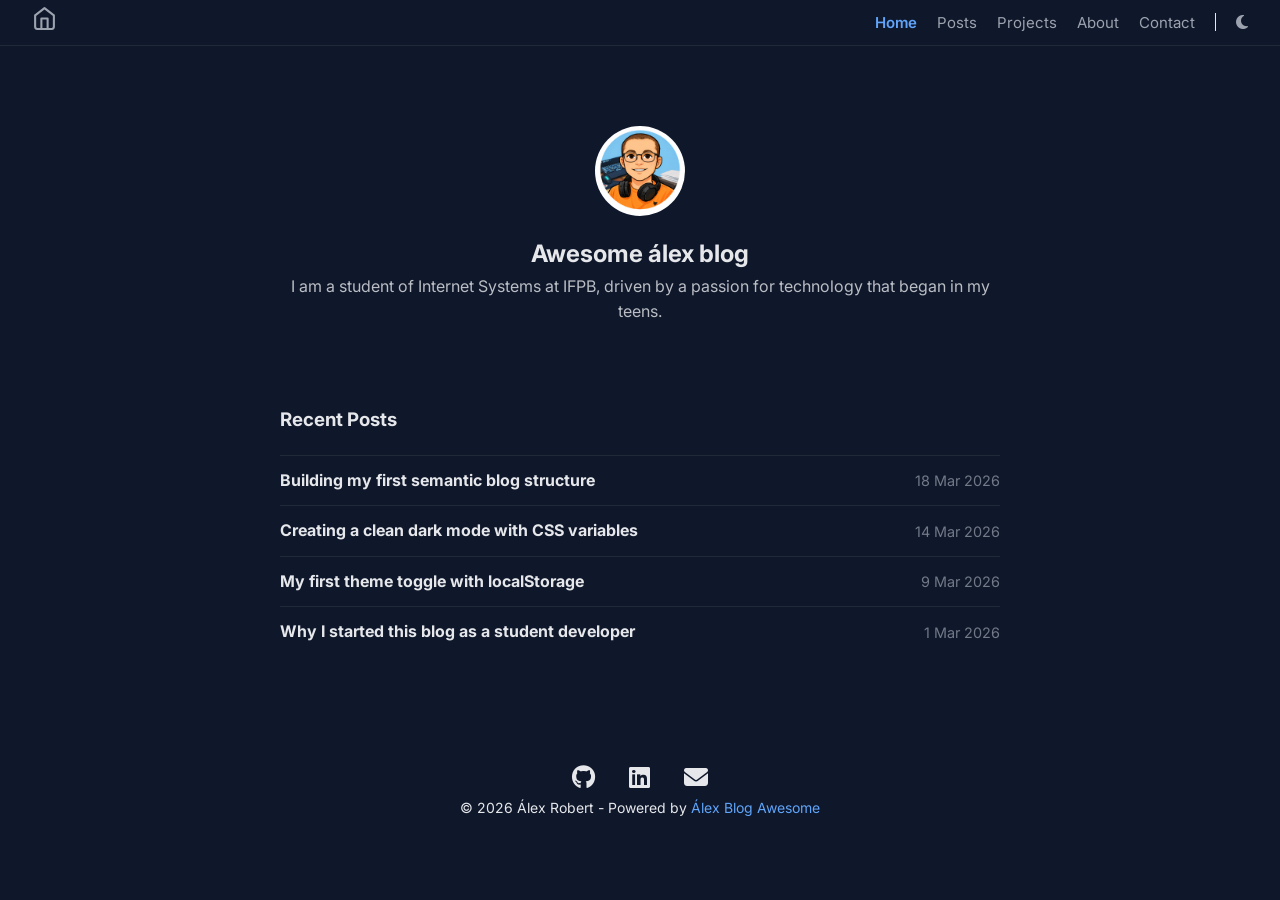
<file: index.html>
<!DOCTYPE html>
<html lang="en" data-theme="dark">
<head>
    <meta charset="UTF-8">
    <meta name="viewport" content="width=device-width, initial-scale=1.0">
    <title>Home | Awesome Álex blog</title>
    <link rel="stylesheet" href="css/style.css">
    <link rel="preconnect" href="https://fonts.googleapis.com">
    <link rel="preconnect" href="https://fonts.gstatic.com" crossorigin>
    <link rel="icon" type="image/x-icon" href="img/icon/favicon.ico">
    <link href="https://fonts.googleapis.com/css2?family=Inter:wght@400;600;700&display=swap" rel="stylesheet">
    <!-- Font Awesome -->
    <link rel="stylesheet" href="https://cdnjs.cloudflare.com/ajax/libs/font-awesome/6.5.1/css/all.min.css">
</head>
<body class="dark">
    <!-- Barra de navegação -->
    <header>
        <nav class="navbar" aria-label="Main navigation">

            <div class="nav-left">
                <a href="index.html" aria-label="Home Page">
                    <svg xmlns="http://www.w3.org/2000/svg" width="25" height="25" viewBox="0 0 24 24" fill="none" stroke="currentColor" stroke-width="2" stroke-linecap="round" stroke-linejoin="round" class="feather feather-home">
                        <title>Home</title>
                        <path d="M3 9l9-7 9 7v11a2 2 0 0 1-2 2H5a2 2 0 0 1-2-2z"></path>
                        <polyline points="9 22 9 12 15 12 15 22"></polyline>
                    </svg>
                </a>
            </div>

            <ul class="nav-menu" id="nav-menu">
                <li><a class="active" href="index.html">Home</a></li>
                <li><a href="posts/">Posts</a></li>
                <li><a href="projects.html">Projects</a></li>
                <li><a href="about.html">About</a></li>
                <li><a href="contact.html">Contact</a></li>
                <li class="divider"></li>
                <!-- Dark Mode -->
                <li>
                    <button id="theme-toggle" class="theme-btn" aria-label="Toggle theme">
                        <i id="theme-icon" class="fa-solid fa-moon"></i>
                    </button>
                </li>
            </ul>

            <!-- Menu Mobile -->
            <button 
                class="menu-toggle"
                aria-controls="nav-menu"
                aria-expanded="false"
                aria-label="Abrir menu">
                ☰
            </button>

        </nav>
    </header>

    <!-- Seção Principal -->
    <main>
        <!-- Autor -->
        <div class="container">
            <section class="author">
                <a href="https://www.linkedin.com/in/arobertdev/"
                target="_blank"
                rel="noopener noreferrer"
                aria-label="Linkedin de Alex">
                <img class="author-avatar" src="img/perfil_img.png" alt="Autor image">
                </a>
                <h2 class="author-name">Awesome álex blog</h2>
                <p class="author-bio">I am a student of Internet Systems at IFPB, driven by a passion for technology that began in my teens.</p>
            </section>

            <!-- Postagens -->
            <section class="posts-section" aria-labelledby="recent-posts">
                <h3 id="recent-posts" class="section-title">Recent Posts</h3>
                <article class="post-item">
                    <h4 class="post-item-title">
                        <a href="posts/post-semantic-blog-structure.html">Building my first semantic blog structure</a>
                    </h4>
                    <time datetime="2026-03-18">18 Mar 2026</time>
                </article> 
                <article class="post-item">
                    <h4 class="post-item-title">
                        <a href="posts/post-dark-mode-css-variables.html">Creating a clean dark mode with CSS variables</a>
                    </h4>
                    <time datetime="2026-03-14">14 Mar 2026</time>
                </article> 
                <article class="post-item">
                    <h4 class="post-item-title">
                        <a href="posts/post-theme-toggle-localstorage.html">My first theme toggle with localStorage</a>
                    </h4>
                    <time datetime="2026-03-09">9 Mar 2026</time>
                </article> 
                <article class="post-item">
                    <h4 class="post-item-title">
                        <a href="posts/post-why-i-started-this-blog.html">Why I started this blog as a student developer</a>
                    </h4>
                    <time datetime="2026-03-01">1 Mar 2026</time>
                </article> 
            </section>
        </div>
    </main>

    <!-- Rodapé -->
    <footer class="footer">
        <nav class="social-icons" aria-label="Social Media">
            <ul class="social-icons-list">
                <li>
                    <a href="https://github.com/robertifpb" 
                    target="_blank"
                    rel="noopener noreferrer"
                    aria-label="GitHub from Álex Robert"
                    class="social-icon github">
                        <i class="fa-brands fa-github"></i>
                    </a>
                </li>

                <li>
                    <a href="https://www.linkedin.com/in/arobertdev/" 
                    target="_blank"
                    rel="noopener noreferrer"
                    aria-label="Linkedin from Álex Robert"
                    class="social-icon linkedin">
                        <i class="fa-brands fa-linkedin"></i>
                    </a>
                </li>

                <li>
                    <a href="mailto:alexrobert.dev@hotmail.com"
                    aria-label="Email from Álex Robert"
                    class="social-icon email">
                        <i class="fa-solid fa-envelope"></i>
                    </a>
                </li>
                
            </ul>
        </nav>

        <div class="footer-copyright">
            <p>© <span class="footer-year"></span>
                Álex Robert - Powered by <a href="#">Álex Blog Awesome</a>
            </p>
        </div>
    </footer>

    <script src="js/script.js"></script>
</body>
</html>
</file>
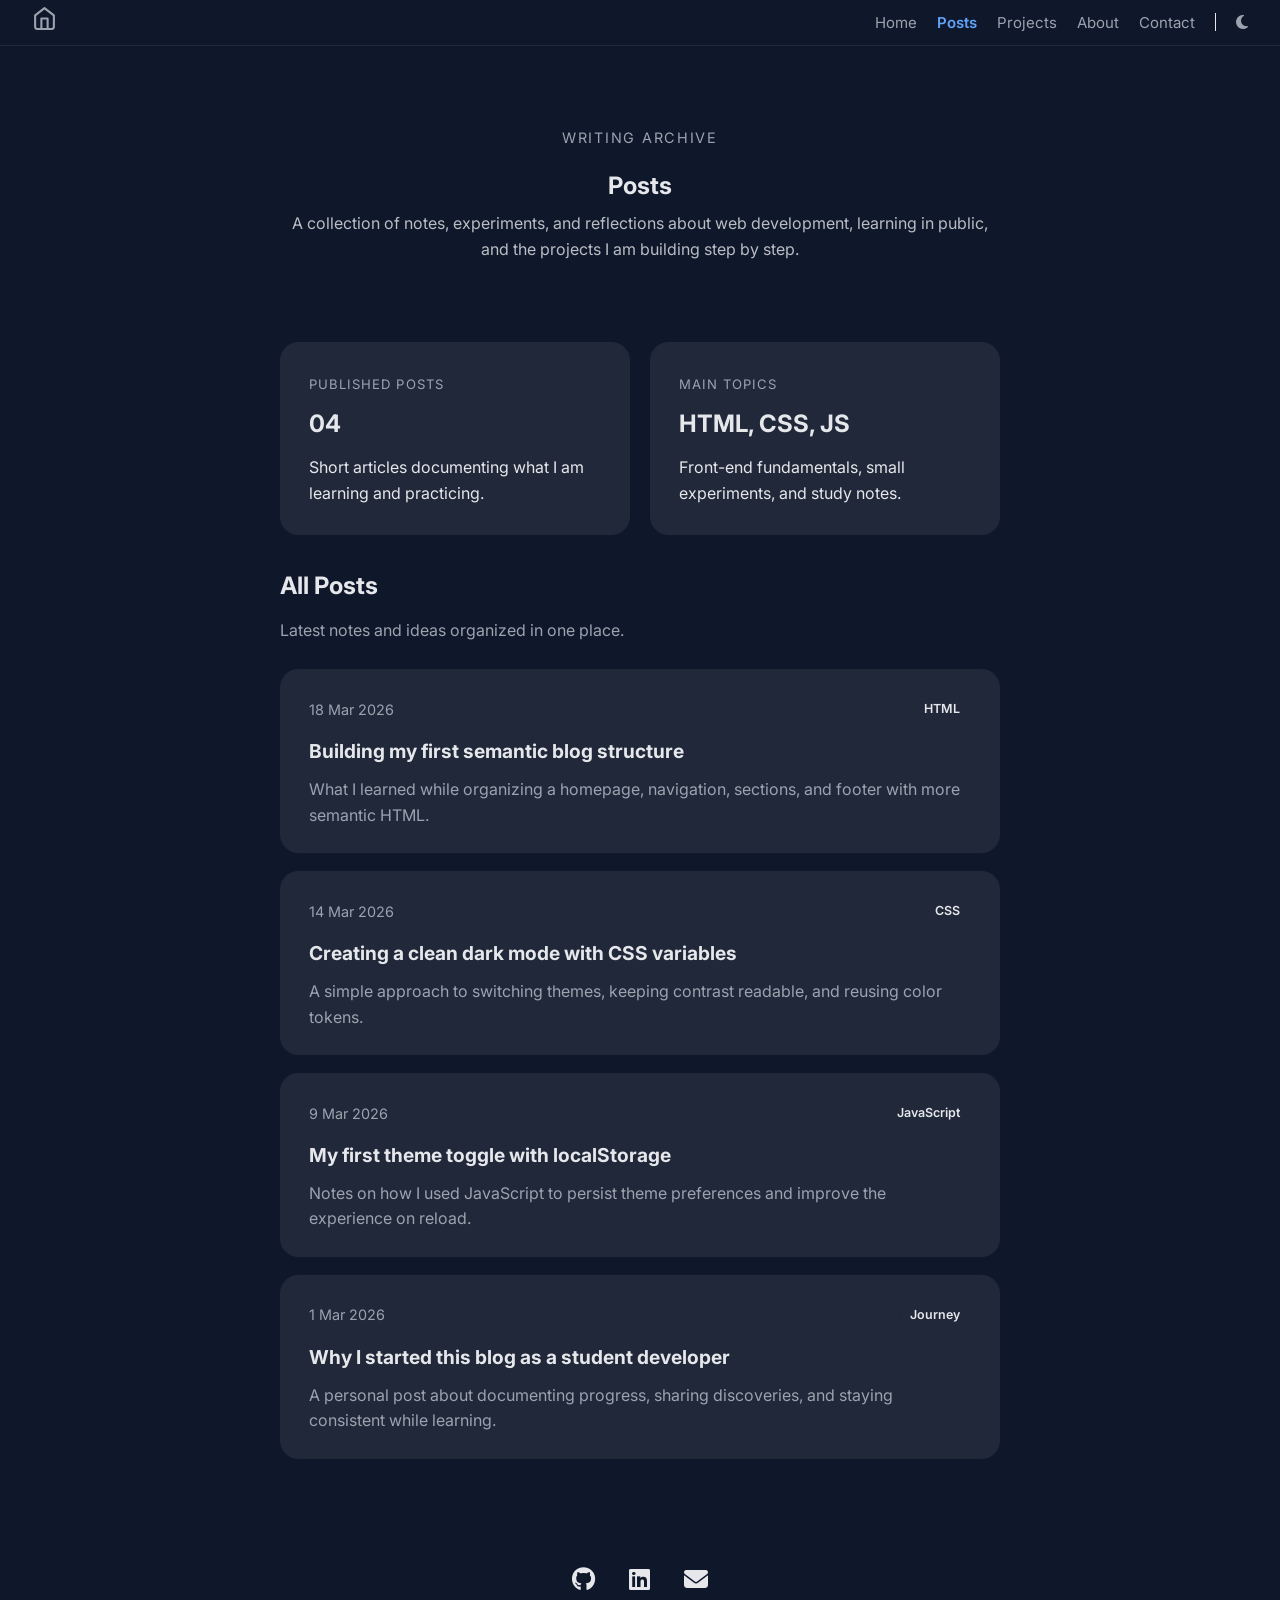
<file: posts/index.html>
<!DOCTYPE html>
<html lang="en" data-theme="dark">
<head>
    <meta charset="UTF-8">
    <meta name="viewport" content="width=device-width, initial-scale=1.0">
    <title>Posts | Awesome Alex blog</title>
    <link rel="stylesheet" href="../css/style.css">
    <link rel="preconnect" href="https://fonts.googleapis.com">
    <link rel="preconnect" href="https://fonts.gstatic.com" crossorigin>
    <link rel="icon" type="image/x-icon" href="../img/icon/favicon.ico">
    <link href="https://fonts.googleapis.com/css2?family=Inter:wght@400;600;700&display=swap" rel="stylesheet">
    <link rel="stylesheet" href="https://cdnjs.cloudflare.com/ajax/libs/font-awesome/6.5.1/css/all.min.css">
</head>
<body class="dark">
    <header>
        <nav class="navbar" aria-label="Main navigation">
            <div class="nav-left">
                <a href="../index.html" aria-label="Home Page">
                    <svg xmlns="http://www.w3.org/2000/svg" width="25" height="25" viewBox="0 0 24 24" fill="none" stroke="currentColor" stroke-width="2" stroke-linecap="round" stroke-linejoin="round" class="feather feather-home">
                        <title>Home</title>
                        <path d="M3 9l9-7 9 7v11a2 2 0 0 1-2 2H5a2 2 0 0 1-2-2z"></path>
                        <polyline points="9 22 9 12 15 12 15 22"></polyline>
                    </svg>
                </a>
            </div>

            <ul class="nav-menu" id="nav-menu">
                <li><a href="../index.html">Home</a></li>
                <li><a class="active" href="./">Posts</a></li>
                <li><a href="../projects.html">Projects</a></li>
                <li><a href="../about.html">About</a></li>
                <li><a href="../contact.html">Contact</a></li>
                <li class="divider"></li>
                <li>
                    <button id="theme-toggle" class="theme-btn" aria-label="Toggle theme">
                        <i id="theme-icon" class="fa-solid fa-moon"></i>
                    </button>
                </li>
            </ul>

            <button
                class="menu-toggle"
                aria-controls="nav-menu"
                aria-expanded="false"
                aria-label="Abrir menu">
                ☰
            </button>
        </nav>
    </header>

    <main>
        <div class="container">
            <section class="author posts-hero">
                <p class="about-eyebrow">Writing archive</p>
                <h1 class="author-name">Posts</h1>
                <p class="author-bio">
                    A collection of notes, experiments, and reflections about web development, learning in public,
                    and the projects I am building step by step.
                </p>
            </section>

            <section class="posts-overview" aria-label="Posts overview">
                <div class="about-card overview-card">
                    <span class="overview-label">Published posts</span>
                    <strong class="overview-value">04</strong>
                    <p>Short articles documenting what I am learning and practicing.</p>
                </div>

                <div class="about-card overview-card">
                    <span class="overview-label">Main topics</span>
                    <strong class="overview-value">HTML, CSS, JS</strong>
                    <p>Front-end fundamentals, small experiments, and study notes.</p>
                </div>
            </section>

            <section class="posts-archive" aria-labelledby="all-posts">
                <div class="archive-header">
                    <h2 id="all-posts" class="section-title">All Posts</h2>
                    <p>Latest notes and ideas organized in one place.</p>
                </div>

                <article class="post-card">
                    <div class="post-card-meta">
                        <time datetime="2026-03-18">18 Mar 2026</time>
                        <span class="post-tag">HTML</span>
                    </div>
                    <h3 class="post-card-title"><a href="post-semantic-blog-structure.html">Building my first semantic blog structure</a></h3>
                    <p class="post-card-excerpt">
                        What I learned while organizing a homepage, navigation, sections, and footer with more semantic HTML.
                    </p>
                </article>

                <article class="post-card">
                    <div class="post-card-meta">
                        <time datetime="2026-03-14">14 Mar 2026</time>
                        <span class="post-tag">CSS</span>
                    </div>
                    <h3 class="post-card-title"><a href="post-dark-mode-css-variables.html">Creating a clean dark mode with CSS variables</a></h3>
                    <p class="post-card-excerpt">
                        A simple approach to switching themes, keeping contrast readable, and reusing color tokens.
                    </p>
                </article>

                <article class="post-card">
                    <div class="post-card-meta">
                        <time datetime="2026-03-09">9 Mar 2026</time>
                        <span class="post-tag">JavaScript</span>
                    </div>
                    <h3 class="post-card-title"><a href="post-theme-toggle-localstorage.html">My first theme toggle with localStorage</a></h3>
                    <p class="post-card-excerpt">
                        Notes on how I used JavaScript to persist theme preferences and improve the experience on reload.
                    </p>
                </article>

                <article class="post-card">
                    <div class="post-card-meta">
                        <time datetime="2026-03-01">1 Mar 2026</time>
                        <span class="post-tag">Journey</span>
                    </div>
                    <h3 class="post-card-title"><a href="post-why-i-started-this-blog.html">Why I started this blog as a student developer</a></h3>
                    <p class="post-card-excerpt">
                        A personal post about documenting progress, sharing discoveries, and staying consistent while learning.
                    </p>
                </article>
            </section>
        </div>
    </main>

    <footer class="footer">
        <nav class="social-icons" aria-label="Social Media">
            <ul class="social-icons-list">
                <li>
                    <a href="https://github.com/robertifpb"
                    target="_blank"
                    rel="noopener noreferrer"
                    aria-label="GitHub from Alex Robert"
                    class="social-icon github">
                        <i class="fa-brands fa-github"></i>
                    </a>
                </li>

                <li>
                    <a href="https://www.linkedin.com/in/arobertdev/"
                    target="_blank"
                    rel="noopener noreferrer"
                    aria-label="Linkedin from Alex Robert"
                    class="social-icon linkedin">
                        <i class="fa-brands fa-linkedin"></i>
                    </a>
                </li>

                <li>
                    <a href="mailto:alexrobert.dev@hotmail.com"
                    aria-label="Email from Alex Robert"
                    class="social-icon email">
                        <i class="fa-solid fa-envelope"></i>
                    </a>
                </li>
            </ul>
        </nav>

        <div class="footer-copyright">
            <p>© <span class="footer-year"></span>
                Álex Robert - Powered by <a href="#">Álex Blog Awesome</a>
            </p>
        </div>
    </footer>

    <script src="../js/script.js"></script>
</body>
</html>
</file>
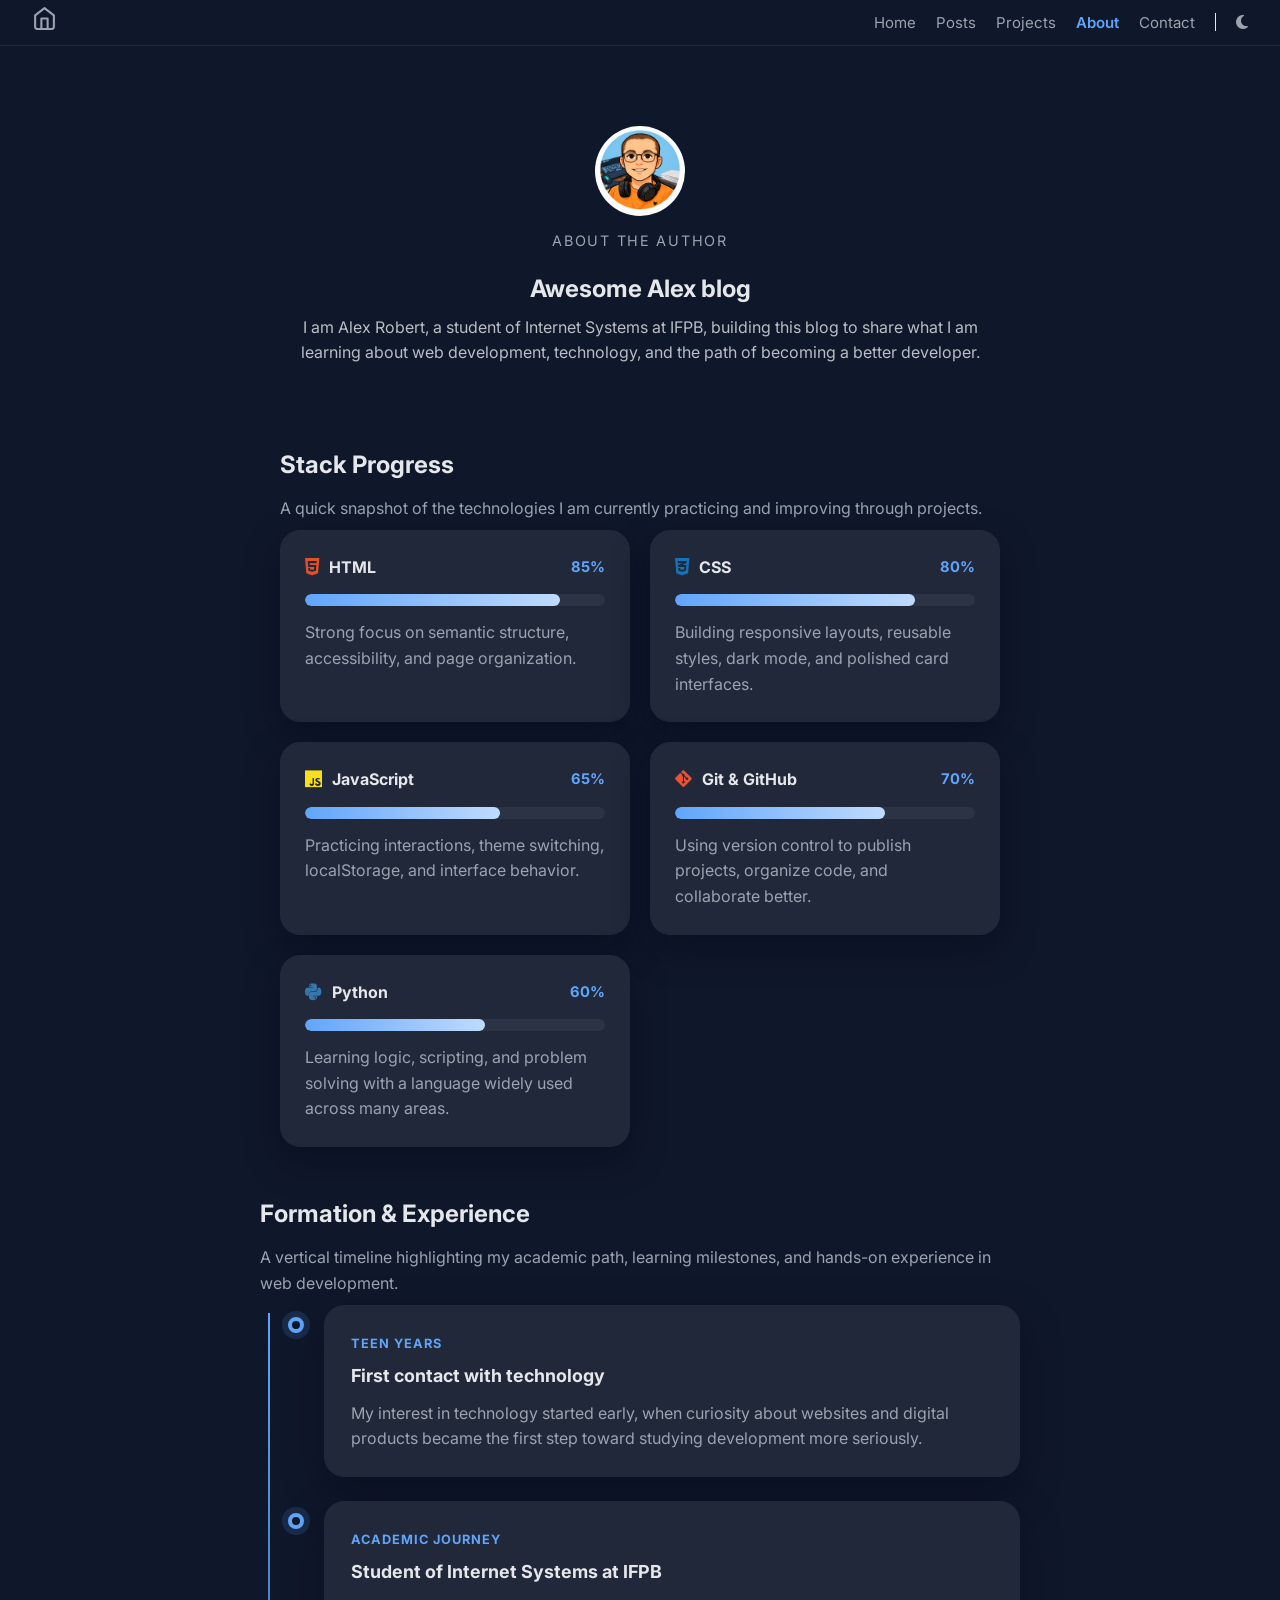
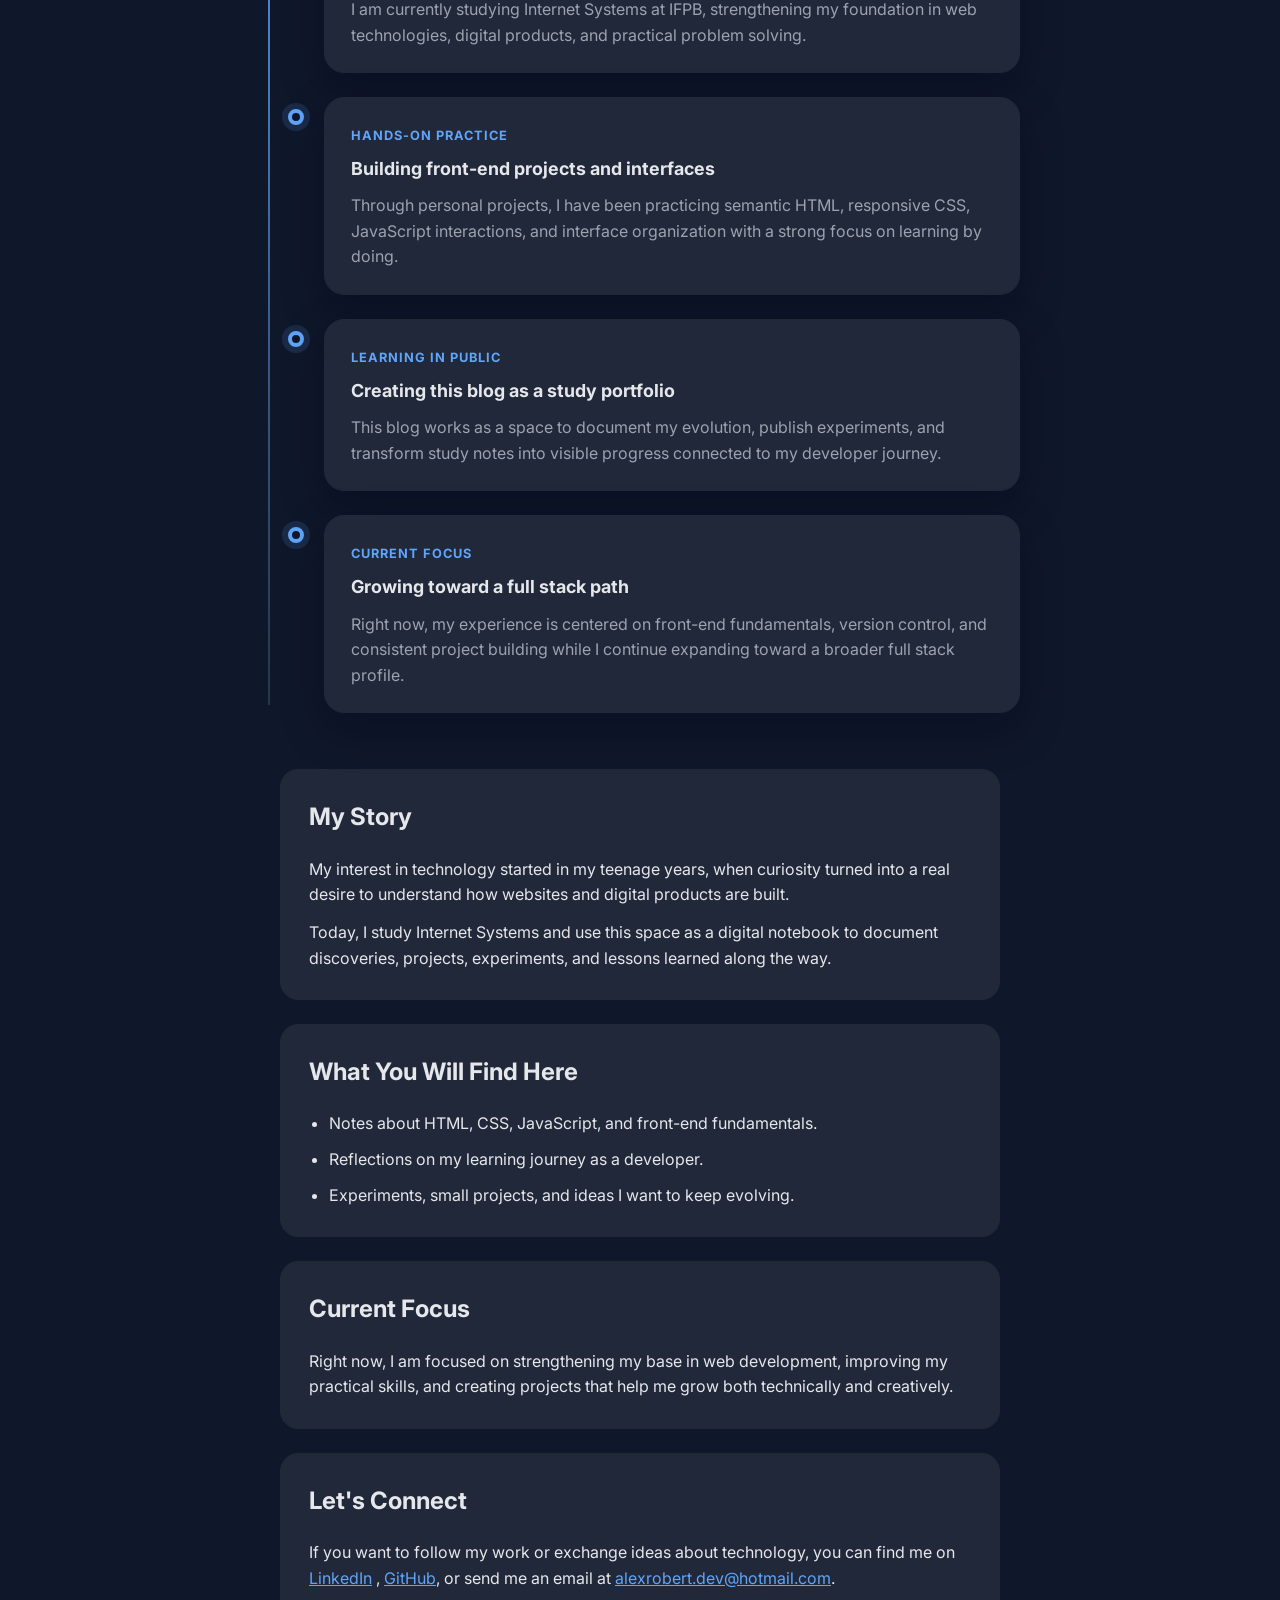
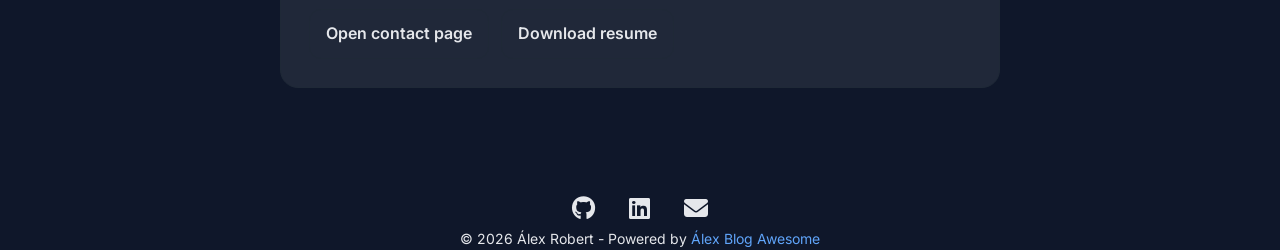
<file: about.html>
<!DOCTYPE html>
<html lang="en" data-theme="dark">
<head>
    <meta charset="UTF-8">
    <meta name="viewport" content="width=device-width, initial-scale=1.0">
    <title>About | Awesome Alex blog</title>
    <link rel="stylesheet" href="css/style.css">
    <link rel="preconnect" href="https://fonts.googleapis.com">
    <link rel="preconnect" href="https://fonts.gstatic.com" crossorigin>
    <link rel="icon" type="image/x-icon" href="img/icon/favicon.ico">
    <link href="https://fonts.googleapis.com/css2?family=Inter:wght@400;600;700&display=swap" rel="stylesheet">
    <link rel="stylesheet" href="https://cdnjs.cloudflare.com/ajax/libs/font-awesome/6.5.1/css/all.min.css">
</head>
<body class="dark">
    <header>
        <nav class="navbar" aria-label="Main navigation">
            <div class="nav-left">
                <a href="index.html" aria-label="Home Page">
                    <svg xmlns="http://www.w3.org/2000/svg" width="25" height="25" viewBox="0 0 24 24" fill="none" stroke="currentColor" stroke-width="2" stroke-linecap="round" stroke-linejoin="round" class="feather feather-home">
                        <title>Home</title>
                        <path d="M3 9l9-7 9 7v11a2 2 0 0 1-2 2H5a2 2 0 0 1-2-2z"></path>
                        <polyline points="9 22 9 12 15 12 15 22"></polyline>
                    </svg>
                </a>
            </div>

            <ul class="nav-menu" id="nav-menu">
                <li><a href="index.html">Home</a></li>
                <li><a href="posts/">Posts</a></li>
                <li><a href="projects.html">Projects</a></li>
                <li><a class="active" href="about.html">About</a></li>
                <li><a href="contact.html">Contact</a></li>
                <li class="divider"></li>
                <li>
                    <button id="theme-toggle" class="theme-btn" aria-label="Toggle theme">
                        <i id="theme-icon" class="fa-solid fa-moon"></i>
                    </button>
                </li>
            </ul>

            <button
                class="menu-toggle"
                aria-controls="nav-menu"
                aria-expanded="false"
                aria-label="Abrir menu">
                ☰
            </button>
        </nav>
    </header>

    <main>
        <div class="container">
            <section class="author about-hero">
                <a href="https://www.linkedin.com/in/arobertdev/"
                target="_blank"
                rel="noopener noreferrer"
                aria-label="Linkedin de Alex">
                    <img class="author-avatar" src="img/perfil_img.png" alt="Author profile picture">
                </a>
                <p class="about-eyebrow">About the author</p>
                <h1 class="author-name">Awesome Alex blog</h1>
                <p class="author-bio">
                    I am Alex Robert, a student of Internet Systems at IFPB, building this blog to share what I am learning
                    about web development, technology, and the path of becoming a better developer.
                </p>
            </section>

            <section class="skills-section" aria-labelledby="skills-progress">
                <div class="archive-header">
                    <h2 id="skills-progress" class="section-title">Stack Progress</h2>
                    <p>A quick snapshot of the technologies I am currently practicing and improving through projects.</p>
                </div>

                <div class="skills-grid">
                    <article class="skill-card">
                        <div class="skill-header">
                            <h4><i class="fa-brands fa-html5 skill-icon html-icon" aria-hidden="true"></i> HTML</h4>
                            <span>85%</span>
                        </div>
                        <div class="progress-track" aria-hidden="true">
                            <span class="progress-fill progress-html"></span>
                        </div>
                        <p>Strong focus on semantic structure, accessibility, and page organization.</p>
                    </article>

                    <article class="skill-card">
                        <div class="skill-header">
                            <h4><i class="fa-brands fa-css3-alt skill-icon css-icon" aria-hidden="true"></i> CSS</h4>
                            <span>80%</span>
                        </div>
                        <div class="progress-track" aria-hidden="true">
                            <span class="progress-fill progress-css"></span>
                        </div>
                        <p>Building responsive layouts, reusable styles, dark mode, and polished card interfaces.</p>
                    </article>

                    <article class="skill-card">
                        <div class="skill-header">
                            <h4><i class="fa-brands fa-js skill-icon js-icon" aria-hidden="true"></i> JavaScript</h4>
                            <span>65%</span>
                        </div>
                        <div class="progress-track" aria-hidden="true">
                            <span class="progress-fill progress-js"></span>
                        </div>
                        <p>Practicing interactions, theme switching, localStorage, and interface behavior.</p>
                    </article>

                    <article class="skill-card">
                        <div class="skill-header">
                            <h4><i class="fa-brands fa-git-alt skill-icon git-icon" aria-hidden="true"></i> Git & GitHub</h4>
                            <span>70%</span>
                        </div>
                        <div class="progress-track" aria-hidden="true">
                            <span class="progress-fill progress-git"></span>
                        </div>
                        <p>Using version control to publish projects, organize code, and collaborate better.</p>
                    </article>

                    <article class="skill-card">
                        <div class="skill-header">
                            <h4><i class="fa-brands fa-python skill-icon python-icon" aria-hidden="true"></i> Python</h4>
                            <span>60%</span>
                        </div>
                        <div class="progress-track" aria-hidden="true">
                            <span class="progress-fill progress-python"></span>
                        </div>
                        <p>Learning logic, scripting, and problem solving with a language widely used across many areas.</p>
                    </article>
                </div>
            </section>

            <section class="timeline-section" aria-labelledby="formation-experience">
                <div class="archive-header">
                    <h2 id="formation-experience" class="section-title">Formation & Experience</h2>
                    <p>A vertical timeline highlighting my academic path, learning milestones, and hands-on experience in web development.</p>
                </div>

                <div class="timeline">
                    <article class="timeline-item">
                        <div class="timeline-marker" aria-hidden="true"></div>
                        <div class="timeline-card">
                            <span class="timeline-period">Teen years</span>
                            <h3>First contact with technology</h3>
                            <p>
                                My interest in technology started early, when curiosity about websites and digital products became the first step toward studying development more seriously.
                            </p>
                        </div>
                    </article>

                    <article class="timeline-item">
                        <div class="timeline-marker" aria-hidden="true"></div>
                        <div class="timeline-card">
                            <span class="timeline-period">Academic journey</span>
                            <h3>Student of Internet Systems at IFPB</h3>
                            <p>
                                I am currently studying Internet Systems at IFPB, strengthening my foundation in web technologies, digital products, and practical problem solving.
                            </p>
                        </div>
                    </article>

                    <article class="timeline-item">
                        <div class="timeline-marker" aria-hidden="true"></div>
                        <div class="timeline-card">
                            <span class="timeline-period">Hands-on practice</span>
                            <h3>Building front-end projects and interfaces</h3>
                            <p>
                                Through personal projects, I have been practicing semantic HTML, responsive CSS, JavaScript interactions, and interface organization with a strong focus on learning by doing.
                            </p>
                        </div>
                    </article>

                    <article class="timeline-item">
                        <div class="timeline-marker" aria-hidden="true"></div>
                        <div class="timeline-card">
                            <span class="timeline-period">Learning in public</span>
                            <h3>Creating this blog as a study portfolio</h3>
                            <p>
                                This blog works as a space to document my evolution, publish experiments, and transform study notes into visible progress connected to my developer journey.
                            </p>
                        </div>
                    </article>

                    <article class="timeline-item">
                        <div class="timeline-marker" aria-hidden="true"></div>
                        <div class="timeline-card">
                            <span class="timeline-period">Current focus</span>
                            <h3>Growing toward a full stack path</h3>
                            <p>
                                Right now, my experience is centered on front-end fundamentals, version control, and consistent project building while I continue expanding toward a broader full stack profile.
                            </p>
                        </div>
                    </article>
                </div>
            </section>

            <section class="about-content" aria-labelledby="about-story">
                <div class="about-card">
                    <h2 id="about-story" class="section-title">My Story</h2>
                    <p>
                        My interest in technology started in my teenage years, when curiosity turned into a real desire to
                        understand how websites and digital products are built.
                    </p>
                    <p>
                        Today, I study Internet Systems and use this space as a digital notebook to document discoveries,
                        projects, experiments, and lessons learned along the way.
                    </p>
                </div>

                <div class="about-card">
                    <h2 class="section-title">What You Will Find Here</h2>
                    <ul class="about-list">
                        <li>Notes about HTML, CSS, JavaScript, and front-end fundamentals.</li>
                        <li>Reflections on my learning journey as a developer.</li>
                        <li>Experiments, small projects, and ideas I want to keep evolving.</li>
                    </ul>
                </div>

                <div class="about-card">
                    <h2 class="section-title">Current Focus</h2>
                    <p>
                        Right now, I am focused on strengthening my base in web development, improving my practical skills,
                        and creating projects that help me grow both technically and creatively.
                    </p>
                </div>

                <div class="about-card">
                    <h2 class="section-title">Let's Connect</h2>
                    <p>
                        If you want to follow my work or exchange ideas about technology, you can find me on
                        <a href="https://www.linkedin.com/in/arobertdev/" target="_blank" rel="noopener noreferrer">LinkedIn</a>
                        , <a href="https://github.com/robertifpb" target="_blank" rel="noopener noreferrer">GitHub</a>,
                        or send me an email at <a href="mailto:alexrobert.dev@hotmail.com">alexrobert.dev@hotmail.com</a>.
                    </p>
                    <div class="project-links about-actions">
                        <a href="contact.html">Open contact page</a>
                        <a href="downloads/alex-robert-cv.html" download>Download resume</a>
                    </div>
                </div>
            </section>
        </div>
    </main>

    <!-- Rodapé -->
    <footer class="footer">
        <nav class="social-icons" aria-label="Social Media">
            <ul class="social-icons-list">
                <li>
                    <a href="https://github.com/robertifpb"
                    target="_blank"
                    rel="noopener noreferrer"
                    aria-label="GitHub from Alex Robert"
                    class="social-icon github">
                        <i class="fa-brands fa-github"></i>
                    </a>
                </li>

                <li>
                    <a href="https://www.linkedin.com/in/arobertdev/"
                    target="_blank"
                    rel="noopener noreferrer"
                    aria-label="Linkedin from Alex Robert"
                    class="social-icon linkedin">
                        <i class="fa-brands fa-linkedin"></i>
                    </a>
                </li>

                <li>
                    <a href="mailto:alexrobert.dev@hotmail.com"
                    aria-label="Email from Alex Robert"
                    class="social-icon email">
                        <i class="fa-solid fa-envelope"></i>
                    </a>
                </li>
            </ul>
        </nav>

        <div class="footer-copyright">
            <p>© <span class="footer-year"></span>
                Álex Robert - Powered by <a href="#">Álex Blog Awesome</a>
            </p>
        </div>
    </footer>

    <script src="js/script.js"></script>
</body>
</html>
</file>
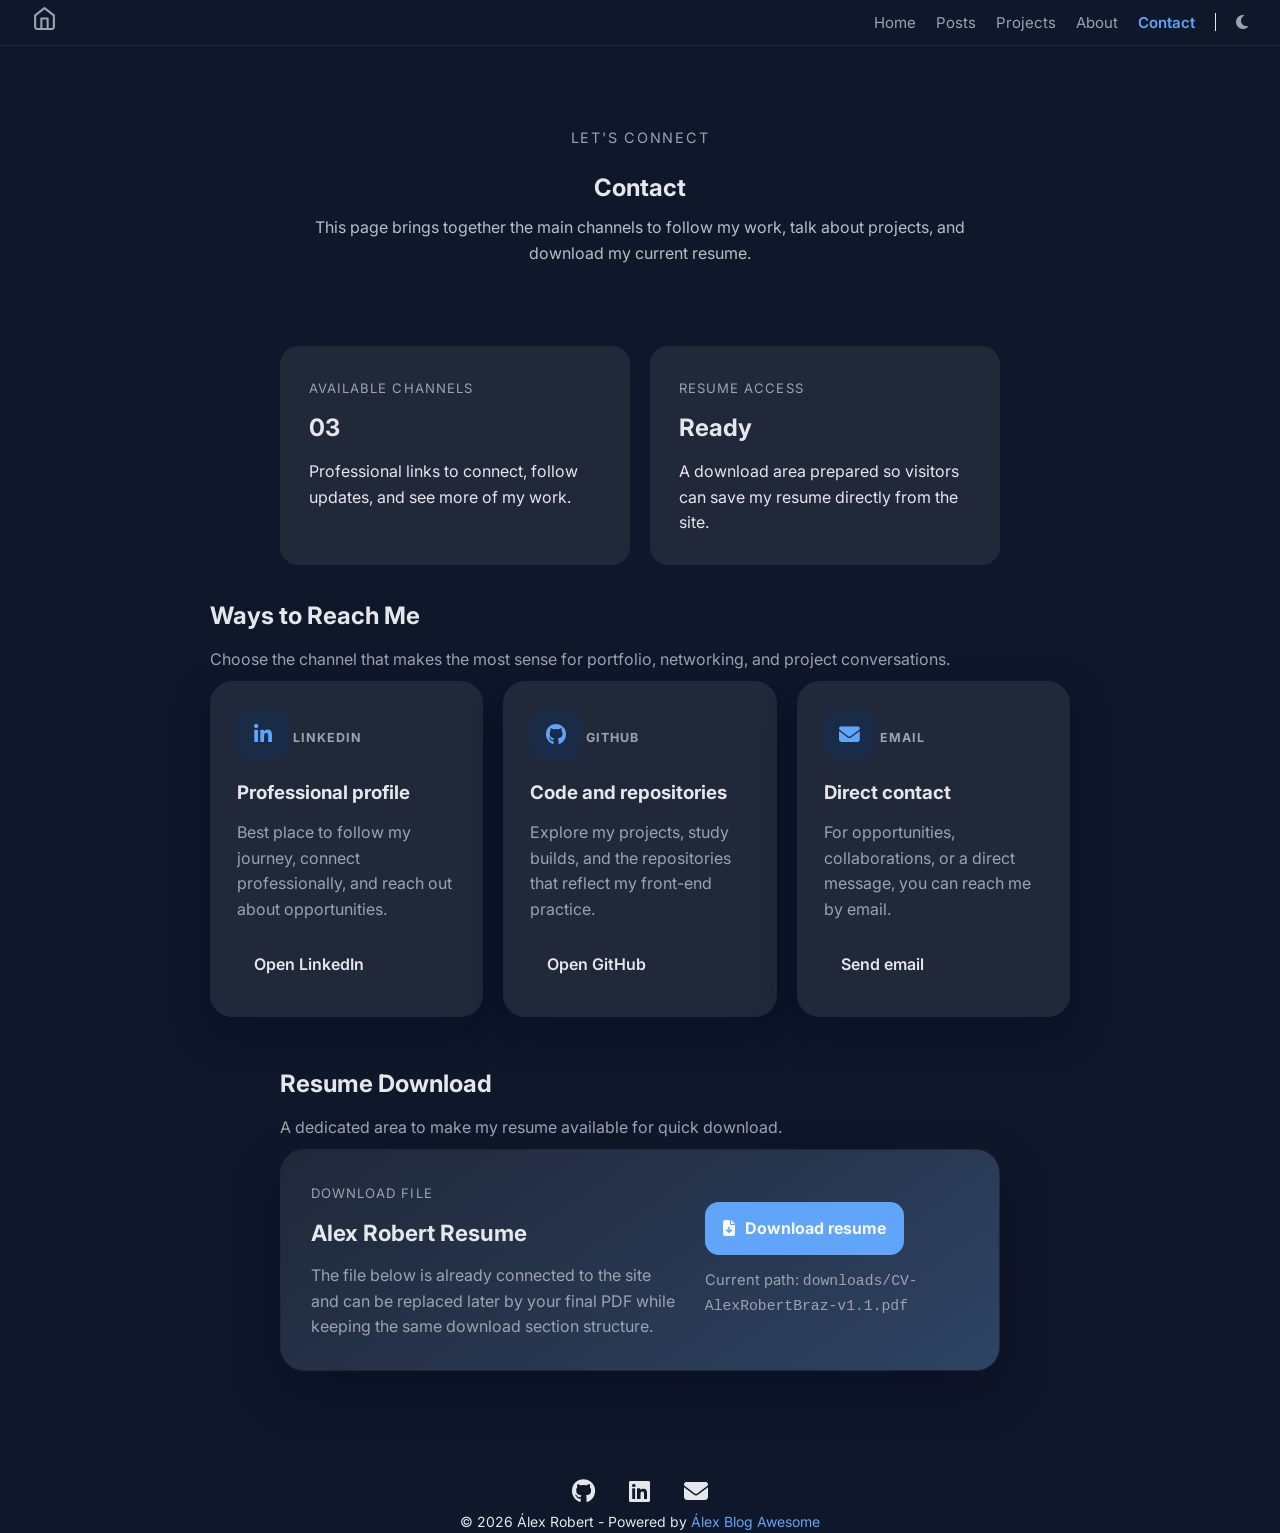
<file: contact.html>
<!DOCTYPE html>
<html lang="en" data-theme="dark">
<head>
    <meta charset="UTF-8">
    <meta name="viewport" content="width=device-width, initial-scale=1.0">
    <title>Contact | Awesome Alex blog</title>
    <link rel="stylesheet" href="css/style.css">
    <link rel="preconnect" href="https://fonts.googleapis.com">
    <link rel="preconnect" href="https://fonts.gstatic.com" crossorigin>
    <link rel="icon" type="image/x-icon" href="img/icon/favicon.ico">
    <link href="https://fonts.googleapis.com/css2?family=Inter:wght@400;600;700&display=swap" rel="stylesheet">
    <link rel="stylesheet" href="https://cdnjs.cloudflare.com/ajax/libs/font-awesome/6.5.1/css/all.min.css">
</head>
<body class="dark">
    <header>
        <nav class="navbar" aria-label="Main navigation">
            <div class="nav-left">
                <a href="index.html" aria-label="Home Page">
                    <svg xmlns="http://www.w3.org/2000/svg" width="25" height="25" viewBox="0 0 24 24" fill="none" stroke="currentColor" stroke-width="2" stroke-linecap="round" stroke-linejoin="round" class="feather feather-home">
                        <title>Home</title>
                        <path d="M3 9l9-7 9 7v11a2 2 0 0 1-2 2H5a2 2 0 0 1-2-2z"></path>
                        <polyline points="9 22 9 12 15 12 15 22"></polyline>
                    </svg>
                </a>
            </div>

            <ul class="nav-menu" id="nav-menu">
                <li><a href="index.html">Home</a></li>
                <li><a href="posts/">Posts</a></li>
                <li><a href="projects.html">Projects</a></li>
                <li><a href="about.html">About</a></li>
                <li><a class="active" href="contact.html">Contact</a></li>
                <li class="divider"></li>
                <li>
                    <button id="theme-toggle" class="theme-btn" aria-label="Toggle theme">
                        <i id="theme-icon" class="fa-solid fa-moon"></i>
                    </button>
                </li>
            </ul>

            <button
                class="menu-toggle"
                aria-controls="nav-menu"
                aria-expanded="false"
                aria-label="Abrir menu">
                ☰
            </button>
        </nav>
    </header>

    <main>
        <div class="container">
            <section class="author contact-hero">
                <p class="about-eyebrow">Let's connect</p>
                <h1 class="author-name">Contact</h1>
                <p class="author-bio">
                    This page brings together the main channels to follow my work, talk about projects,
                    and download my current resume.
                </p>
            </section>

            <section class="contact-overview" aria-label="Contact overview">
                <div class="about-card overview-card">
                    <span class="overview-label">Available channels</span>
                    <strong class="overview-value">03</strong>
                    <p>Professional links to connect, follow updates, and see more of my work.</p>
                </div>

                <div class="about-card overview-card">
                    <span class="overview-label">Resume access</span>
                    <strong class="overview-value">Ready</strong>
                    <p>A download area prepared so visitors can save my resume directly from the site.</p>
                </div>
            </section>

            <section class="contact-grid" aria-labelledby="contact-links">
                <div class="archive-header">
                    <h2 id="contact-links" class="section-title">Ways to Reach Me</h2>
                    <p>Choose the channel that makes the most sense for portfolio, networking, and project conversations.</p>
                </div>

                <div class="contact-cards">
                    <article class="contact-card">
                        <div class="contact-card-icon" aria-hidden="true">
                            <i class="fa-brands fa-linkedin-in"></i>
                        </div>
                        <span class="contact-label">LinkedIn</span>
                        <h3>Professional profile</h3>
                        <p>Best place to follow my journey, connect professionally, and reach out about opportunities.</p>
                        <div class="project-links">
                            <a href="https://www.linkedin.com/in/arobertdev/" target="_blank" rel="noopener noreferrer">Open LinkedIn</a>
                        </div>
                    </article>

                    <article class="contact-card">
                        <div class="contact-card-icon" aria-hidden="true">
                            <i class="fa-brands fa-github"></i>
                        </div>
                        <span class="contact-label">GitHub</span>
                        <h3>Code and repositories</h3>
                        <p>Explore my projects, study builds, and the repositories that reflect my front-end practice.</p>
                        <div class="project-links">
                            <a href="https://github.com/robertifpb" target="_blank" rel="noopener noreferrer">Open GitHub</a>
                        </div>
                    </article>

                    <article class="contact-card">
                        <div class="contact-card-icon" aria-hidden="true">
                            <i class="fa-solid fa-envelope"></i>
                        </div>
                        <span class="contact-label">Email</span>
                        <h3>Direct contact</h3>
                        <p>For opportunities, collaborations, or a direct message, you can reach me by email.</p>
                        <div class="project-links">
                            <a href="mailto:alexrobert.dev@hotmail.com">Send email</a>
                        </div>
                    </article>
                </div>
            </section>

            <section class="resume-section" aria-labelledby="resume-download">
                <div class="archive-header">
                    <h2 id="resume-download" class="section-title">Resume Download</h2>
                    <p>A dedicated area to make my resume available for quick download.</p>
                </div>

                <div class="resume-card">
                    <div class="resume-copy">
                        <span class="overview-label">Download file</span>
                        <h3>Alex Robert Resume</h3>
                        <p>
                            The file below is already connected to the site and can be replaced later by your final PDF
                            while keeping the same download section structure.
                        </p>
                    </div>

                    <div class="resume-actions">
                        <a class="resume-download-btn" href="downloads/CV - Alex Robert Braz - v1.1.pdf" download>
                            <i class="fa-solid fa-file-arrow-down" aria-hidden="true"></i>
                            Download resume
                        </a>
                        <p class="resume-hint">Current path: <code>downloads/CV-AlexRobertBraz-v1.1.pdf</code></p>
                    </div>
                </div>
            </section>
        </div>
    </main>

    <footer class="footer">
        <nav class="social-icons" aria-label="Social Media">
            <ul class="social-icons-list">
                <li>
                    <a href="https://github.com/robertifpb"
                    target="_blank"
                    rel="noopener noreferrer"
                    aria-label="GitHub from Alex Robert"
                    class="social-icon github">
                        <i class="fa-brands fa-github"></i>
                    </a>
                </li>

                <li>
                    <a href="https://www.linkedin.com/in/arobertdev/"
                    target="_blank"
                    rel="noopener noreferrer"
                    aria-label="Linkedin from Alex Robert"
                    class="social-icon linkedin">
                        <i class="fa-brands fa-linkedin"></i>
                    </a>
                </li>

                <li>
                    <a href="mailto:alexrobert.dev@hotmail.com"
                    aria-label="Email from Alex Robert"
                    class="social-icon email">
                        <i class="fa-solid fa-envelope"></i>
                    </a>
                </li>
            </ul>
        </nav>

        <div class="footer-copyright">
            <p>© <span class="footer-year"></span>
                Álex Robert - Powered by <a href="#">Álex Blog Awesome</a>
            </p>
        </div>
    </footer>

    <script src="js/script.js"></script>
</body>
</html>
</file>
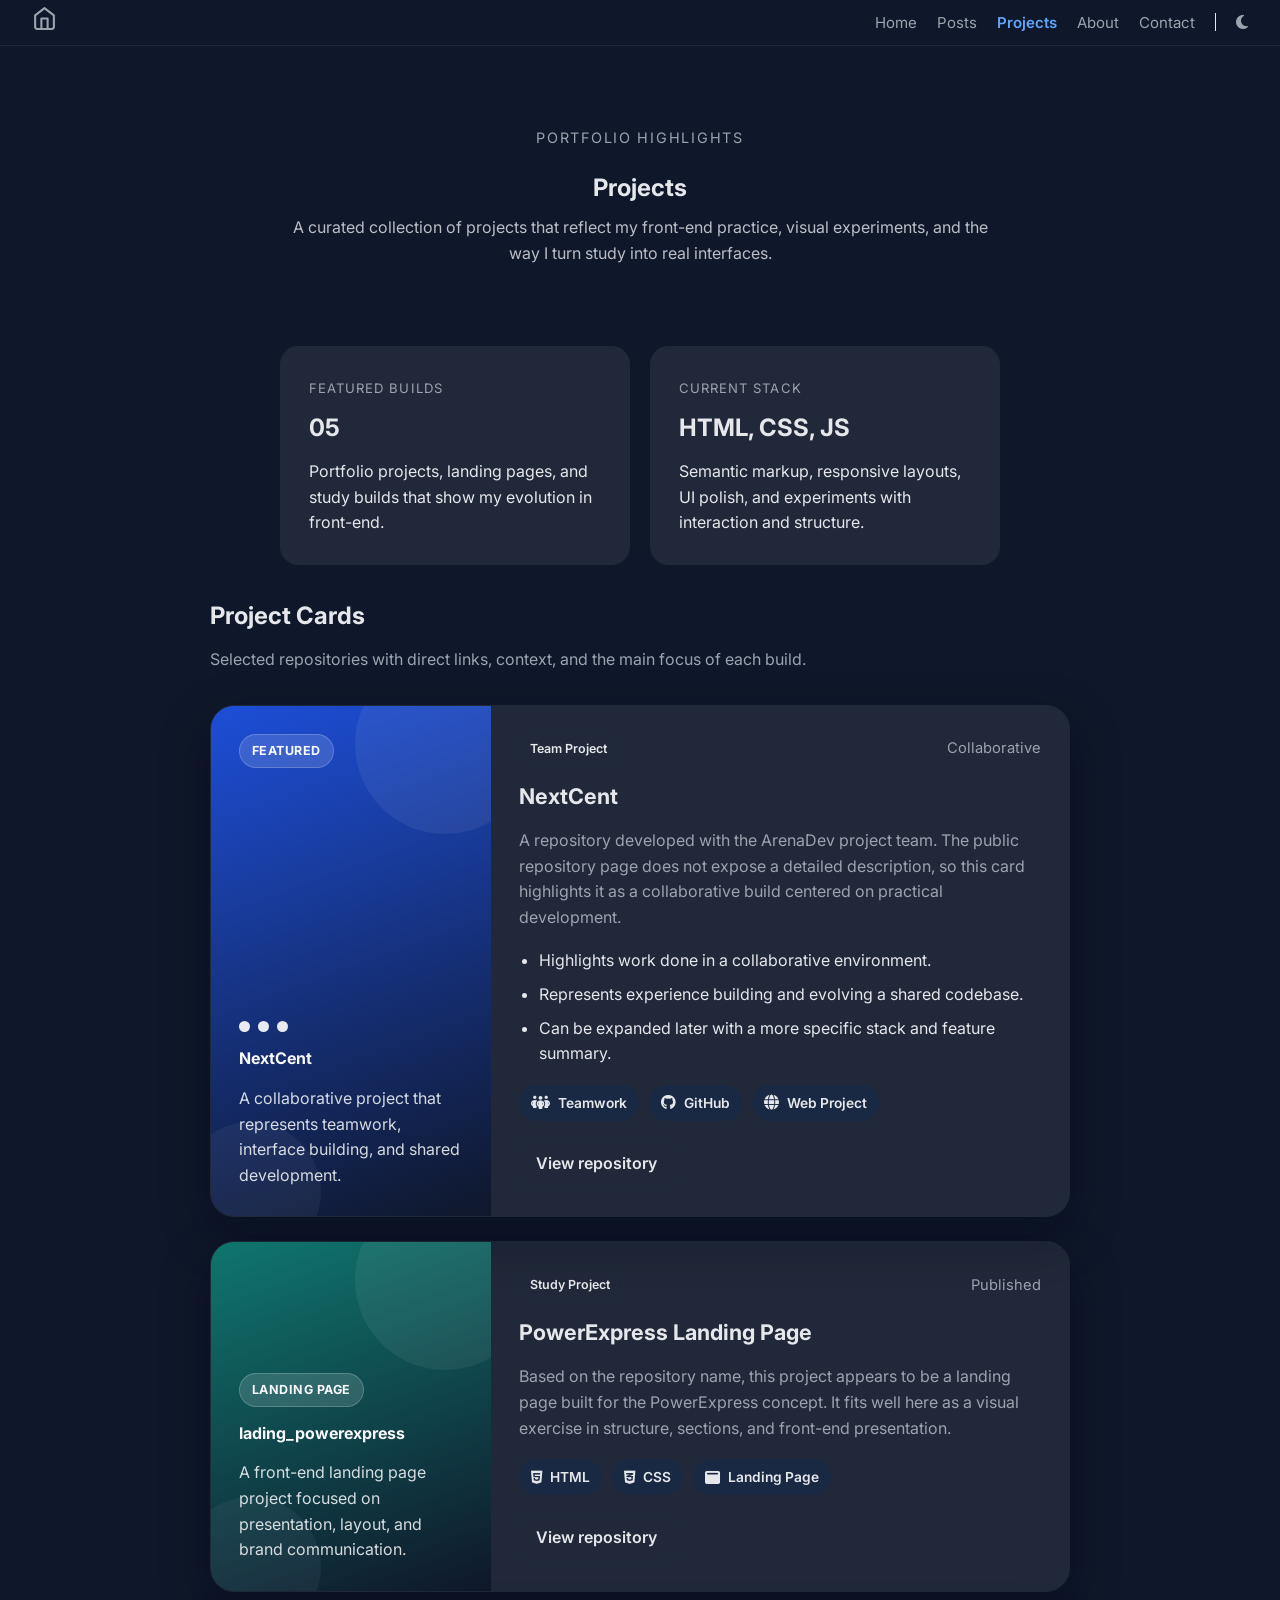
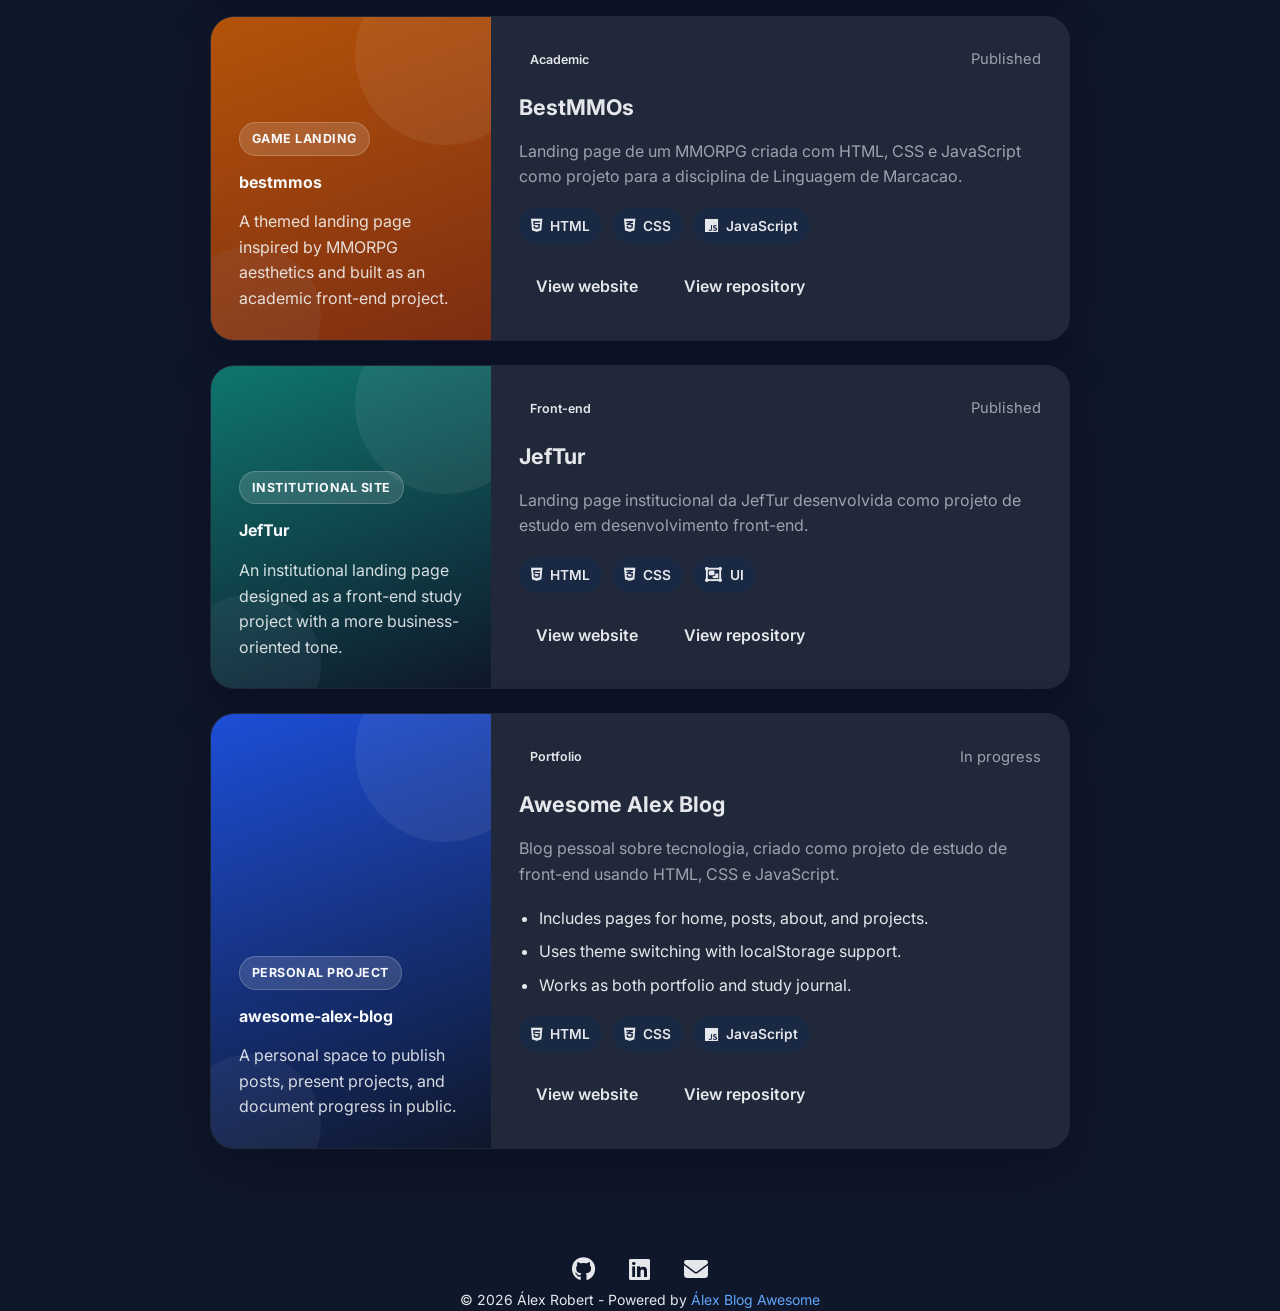
<file: projects.html>
<!DOCTYPE html>
<html lang="en" data-theme="dark">
<head>
    <meta charset="UTF-8">
    <meta name="viewport" content="width=device-width, initial-scale=1.0">
    <title>Projects | Awesome Alex blog</title>
    <link rel="stylesheet" href="css/style.css">
    <link rel="preconnect" href="https://fonts.googleapis.com">
    <link rel="preconnect" href="https://fonts.gstatic.com" crossorigin>
    <link rel="icon" type="image/x-icon" href="img/icon/favicon.ico">
    <link href="https://fonts.googleapis.com/css2?family=Inter:wght@400;600;700&display=swap" rel="stylesheet">
    <link rel="stylesheet" href="https://cdnjs.cloudflare.com/ajax/libs/font-awesome/6.5.1/css/all.min.css">
</head>
<body class="dark">
    <header>
        <nav class="navbar" aria-label="Main navigation">
            <div class="nav-left">
                <a href="index.html" aria-label="Home Page">
                    <svg xmlns="http://www.w3.org/2000/svg" width="25" height="25" viewBox="0 0 24 24" fill="none" stroke="currentColor" stroke-width="2" stroke-linecap="round" stroke-linejoin="round" class="feather feather-home">
                        <title>Home</title>
                        <path d="M3 9l9-7 9 7v11a2 2 0 0 1-2 2H5a2 2 0 0 1-2-2z"></path>
                        <polyline points="9 22 9 12 15 12 15 22"></polyline>
                    </svg>
                </a>
            </div>

            <ul class="nav-menu" id="nav-menu">
                <li><a href="index.html">Home</a></li>
                <li><a href="posts/">Posts</a></li>
                <li><a class="active" href="projects.html">Projects</a></li>
                <li><a href="about.html">About</a></li>
                <li><a href="contact.html">Contact</a></li>
                <li class="divider"></li>
                <li>
                    <button id="theme-toggle" class="theme-btn" aria-label="Toggle theme">
                        <i id="theme-icon" class="fa-solid fa-moon"></i>
                    </button>
                </li>
            </ul>

            <button
                class="menu-toggle"
                aria-controls="nav-menu"
                aria-expanded="false"
                aria-label="Abrir menu">
                ☰
            </button>
        </nav>
    </header>

    <main>
        <div class="container">
            <section class="author projects-hero">
                <p class="about-eyebrow">Portfolio highlights</p>
                <h1 class="author-name">Projects</h1>
                <p class="author-bio">
                    A curated collection of projects that reflect my front-end practice, visual experiments,
                    and the way I turn study into real interfaces.
                </p>
            </section>

            <section class="projects-overview" aria-label="Projects overview">
                <div class="about-card overview-card">
                    <span class="overview-label">Featured builds</span>
                    <strong class="overview-value">05</strong>
                    <p>Portfolio projects, landing pages, and study builds that show my evolution in front-end.</p>
                </div>

                <div class="about-card overview-card">
                    <span class="overview-label">Current stack</span>
                    <strong class="overview-value">HTML, CSS, JS</strong>
                    <p>Semantic markup, responsive layouts, UI polish, and experiments with interaction and structure.</p>
                </div>
            </section>

            <section class="projects-grid" aria-labelledby="project-list">
                <div class="archive-header">
                    <h2 id="project-list" class="section-title">Project Cards</h2>
                    <p>Selected repositories with direct links, context, and the main focus of each build.</p>
                </div>

                <article class="project-card featured-project">
                    <div class="project-visual project-visual-blog">
                        <span class="project-badge">Featured</span>
                        <div class="project-window">
                            <span></span>
                            <span></span>
                            <span></span>
                        </div>
                        <strong>NextCent</strong>
                        <p>A collaborative project that represents teamwork, interface building, and shared development.</p>
                    </div>

                    <div class="project-content">
                        <div class="project-meta">
                            <span class="post-tag">Team Project</span>
                            <span class="project-status">Collaborative</span>
                        </div>

                        <h3 class="project-title">NextCent</h3>
                        <p class="project-description">
                            A repository developed with the ArenaDev project team. The public repository page does not expose
                            a detailed description, so this card highlights it as a collaborative build centered on practical development.
                        </p>

                        <ul class="project-highlights">
                            <li>Highlights work done in a collaborative environment.</li>
                            <li>Represents experience building and evolving a shared codebase.</li>
                            <li>Can be expanded later with a more specific stack and feature summary.</li>
                        </ul>

                        <div class="project-tech">
                            <span><i class="fa-solid fa-people-group" aria-hidden="true"></i> Teamwork</span>
                            <span><i class="fa-brands fa-github" aria-hidden="true"></i> GitHub</span>
                            <span><i class="fa-solid fa-globe" aria-hidden="true"></i> Web Project</span>
                        </div>

                        <div class="project-links">
                            <a href="https://github.com/ProjetoArenaDev/NextCent" target="_blank" rel="noopener noreferrer">View repository</a>
                        </div>
                    </div>
                </article>

                <article class="project-card">
                    <div class="project-visual project-visual-dashboard">
                        <span class="project-badge">Landing Page</span>
                        <strong>lading_powerexpress</strong>
                        <p>A front-end landing page project focused on presentation, layout, and brand communication.</p>
                    </div>

                    <div class="project-content">
                        <div class="project-meta">
                            <span class="post-tag">Study Project</span>
                            <span class="project-status">Published</span>
                        </div>

                        <h3 class="project-title">PowerExpress Landing Page</h3>
                        <p class="project-description">
                            Based on the repository name, this project appears to be a landing page built for the PowerExpress concept.
                            It fits well here as a visual exercise in structure, sections, and front-end presentation.
                        </p>

                        <div class="project-tech">
                            <span><i class="fa-brands fa-html5" aria-hidden="true"></i> HTML</span>
                            <span><i class="fa-brands fa-css3-alt" aria-hidden="true"></i> CSS</span>
                            <span><i class="fa-solid fa-window-maximize" aria-hidden="true"></i> Landing Page</span>
                        </div>

                        <div class="project-links">
                            <a href="https://github.com/robertifpb/lading_powerexpress" target="_blank" rel="noopener noreferrer">View repository</a>
                        </div>
                    </div>
                </article>

                <article class="project-card">
                    <div class="project-visual project-visual-landing">
                        <span class="project-badge">Game Landing</span>
                        <strong>bestmmos</strong>
                        <p>A themed landing page inspired by MMORPG aesthetics and built as an academic front-end project.</p>
                    </div>

                    <div class="project-content">
                        <div class="project-meta">
                            <span class="post-tag">Academic</span>
                            <span class="project-status">Published</span>
                        </div>

                        <h3 class="project-title">BestMMOs</h3>
                        <p class="project-description">
                            Landing page de um MMORPG criada com HTML, CSS e JavaScript como projeto para a disciplina de
                            Linguagem de Marcacao.
                        </p>

                        <div class="project-tech">
                            <span><i class="fa-brands fa-html5" aria-hidden="true"></i> HTML</span>
                            <span><i class="fa-brands fa-css3-alt" aria-hidden="true"></i> CSS</span>
                            <span><i class="fa-brands fa-js" aria-hidden="true"></i> JavaScript</span>
                        </div>

                        <div class="project-links">
                            <a href="https://robertifpb.github.io/bestmmos/" target="_blank" rel="noopener noreferrer">View website</a>
                            <a href="https://github.com/robertifpb/bestmmos" target="_blank" rel="noopener noreferrer">View repository</a>
                        </div>
                    </div>
                </article>

                <article class="project-card">
                    <div class="project-visual project-visual-dashboard">
                        <span class="project-badge">Institutional Site</span>
                        <strong>JefTur</strong>
                        <p>An institutional landing page designed as a front-end study project with a more business-oriented tone.</p>
                    </div>

                    <div class="project-content">
                        <div class="project-meta">
                            <span class="post-tag">Front-end</span>
                            <span class="project-status">Published</span>
                        </div>

                        <h3 class="project-title">JefTur</h3>
                        <p class="project-description">
                            Landing page institucional da JefTur desenvolvida como projeto de estudo em desenvolvimento front-end.
                        </p>

                        <div class="project-tech">
                            <span><i class="fa-brands fa-html5" aria-hidden="true"></i> HTML</span>
                            <span><i class="fa-brands fa-css3-alt" aria-hidden="true"></i> CSS</span>
                            <span><i class="fa-solid fa-object-group" aria-hidden="true"></i> UI</span>
                        </div>

                        <div class="project-links">
                            <a href="https://robertifpb.github.io/JefTur/" target="_blank" rel="noopener noreferrer">View website</a>
                            <a href="https://github.com/robertifpb/JefTur" target="_blank" rel="noopener noreferrer">View repository</a>
                        </div>
                    </div>
                </article>

                <article class="project-card">
                    <div class="project-visual project-visual-blog">
                        <span class="project-badge">Personal Project</span>
                        <strong>awesome-alex-blog</strong>
                        <p>A personal space to publish posts, present projects, and document progress in public.</p>
                    </div>

                    <div class="project-content">
                        <div class="project-meta">
                            <span class="post-tag">Portfolio</span>
                            <span class="project-status">In progress</span>
                        </div>

                        <h3 class="project-title">Awesome Alex Blog</h3>
                        <p class="project-description">
                            Blog pessoal sobre tecnologia, criado como projeto de estudo de front-end usando HTML, CSS e JavaScript.
                        </p>

                        <ul class="project-highlights">
                            <li>Includes pages for home, posts, about, and projects.</li>
                            <li>Uses theme switching with localStorage support.</li>
                            <li>Works as both portfolio and study journal.</li>
                        </ul>

                        <div class="project-tech">
                            <span><i class="fa-brands fa-html5" aria-hidden="true"></i> HTML</span>
                            <span><i class="fa-brands fa-css3-alt" aria-hidden="true"></i> CSS</span>
                            <span><i class="fa-brands fa-js" aria-hidden="true"></i> JavaScript</span>
                        </div>

                        <div class="project-links">
                            <a href="https://robertifpb.github.io/awesome-alex-blog/" target="_blank" rel="noopener noreferrer">View website</a>
                            <a href="https://github.com/robertifpb/awesome-alex-blog" target="_blank" rel="noopener noreferrer">View repository</a>
                        </div>
                    </div>
                </article>
            </section>
        </div>
    </main>

    <footer class="footer">
        <nav class="social-icons" aria-label="Social Media">
            <ul class="social-icons-list">
                <li>
                    <a href="https://github.com/robertifpb"
                    target="_blank"
                    rel="noopener noreferrer"
                    aria-label="GitHub from Alex Robert"
                    class="social-icon github">
                        <i class="fa-brands fa-github"></i>
                    </a>
                </li>

                <li>
                    <a href="https://www.linkedin.com/in/arobertdev/"
                    target="_blank"
                    rel="noopener noreferrer"
                    aria-label="Linkedin from Alex Robert"
                    class="social-icon linkedin">
                        <i class="fa-brands fa-linkedin"></i>
                    </a>
                </li>

                <li>
                    <a href="mailto:alexrobert.dev@hotmail.com"
                    aria-label="Email from Alex Robert"
                    class="social-icon email">
                        <i class="fa-solid fa-envelope"></i>
                    </a>
                </li>
            </ul>
        </nav>

        <div class="footer-copyright">
            <p>© <span class="footer-year"></span>
                Álex Robert - Powered by <a href="#">Álex Blog Awesome</a>
            </p>
        </div>
    </footer>

    <script src="js/script.js"></script>
</body>
</html>
</file>
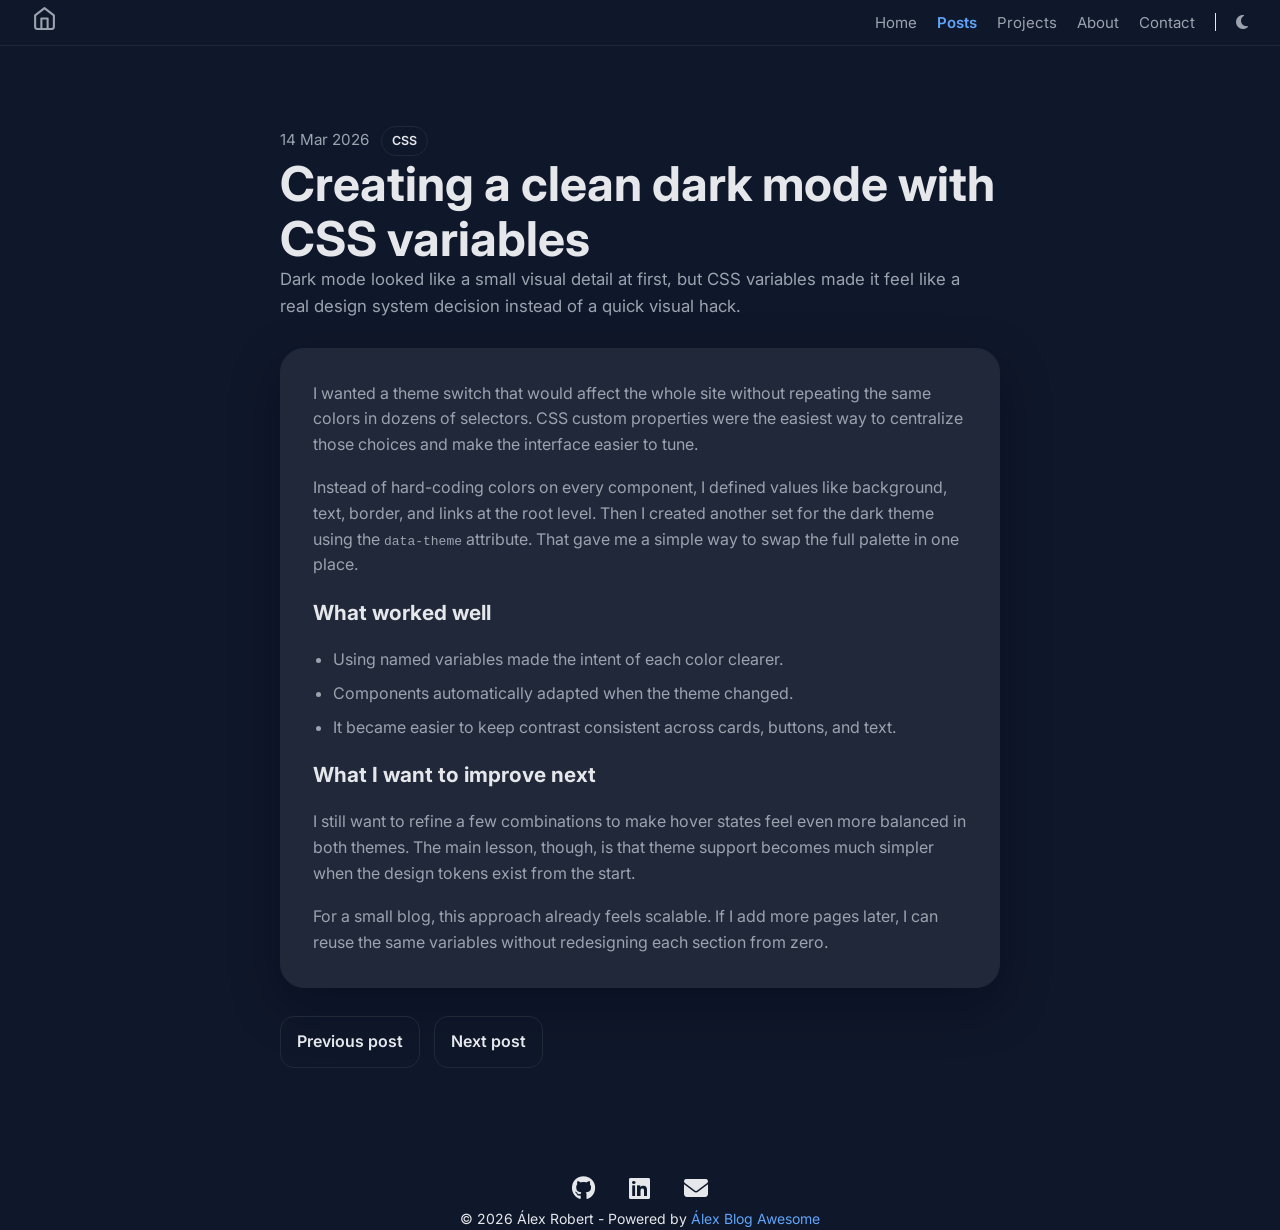
<file: posts/post-dark-mode-css-variables.html>
<!DOCTYPE html>
<html lang="en" data-theme="dark">
<head>
    <meta charset="UTF-8">
    <meta name="viewport" content="width=device-width, initial-scale=1.0">
    <title>Creating a clean dark mode with CSS variables | Awesome Alex blog</title>
    <link rel="stylesheet" href="../css/style.css">
    <link rel="preconnect" href="https://fonts.googleapis.com">
    <link rel="preconnect" href="https://fonts.gstatic.com" crossorigin>
    <link rel="icon" type="image/x-icon" href="../img/icon/favicon.ico">
    <link href="https://fonts.googleapis.com/css2?family=Inter:wght@400;600;700&display=swap" rel="stylesheet">
    <link rel="stylesheet" href="https://cdnjs.cloudflare.com/ajax/libs/font-awesome/6.5.1/css/all.min.css">
</head>
<body class="dark">
    <header>
        <nav class="navbar" aria-label="Main navigation">
            <div class="nav-left">
                <a href="../index.html" aria-label="Home Page">
                    <svg xmlns="http://www.w3.org/2000/svg" width="25" height="25" viewBox="0 0 24 24" fill="none" stroke="currentColor" stroke-width="2" stroke-linecap="round" stroke-linejoin="round" class="feather feather-home">
                        <title>Home</title>
                        <path d="M3 9l9-7 9 7v11a2 2 0 0 1-2 2H5a2 2 0 0 1-2-2z"></path>
                        <polyline points="9 22 9 12 15 12 15 22"></polyline>
                    </svg>
                </a>
            </div>

            <ul class="nav-menu" id="nav-menu">
                <li><a href="../index.html">Home</a></li>
                <li><a class="active" href="./">Posts</a></li>
                <li><a href="../projects.html">Projects</a></li>
                <li><a href="../about.html">About</a></li>
                <li><a href="../contact.html">Contact</a></li>
                <li class="divider"></li>
                <li>
                    <button id="theme-toggle" class="theme-btn" aria-label="Toggle theme">
                        <i id="theme-icon" class="fa-solid fa-moon"></i>
                    </button>
                </li>
            </ul>

            <button
                class="menu-toggle"
                aria-controls="nav-menu"
                aria-expanded="false"
                aria-label="Abrir menu">
                ☰
            </button>
        </nav>
    </header>

    <main>
        <div class="container post-page">
            <article class="post-article">
                <header class="author post-article-header">
                    <div class="post-article-meta">
                        <time datetime="2026-03-14">14 Mar 2026</time>
                        <span class="post-tag">CSS</span>
                    </div>
                    <h1 class="post-article-title">Creating a clean dark mode with CSS variables</h1>
                    <p class="post-article-lead">
                        Dark mode looked like a small visual detail at first, but CSS variables made it feel like a real design system decision instead of a quick visual hack.
                    </p>
                </header>

                <div class="post-content">
                    <p>
                        I wanted a theme switch that would affect the whole site without repeating the same colors in dozens of selectors. CSS custom properties were the easiest way to centralize those choices and make the interface easier to tune.
                    </p>
                    <p>
                        Instead of hard-coding colors on every component, I defined values like background, text, border, and links at the root level. Then I created another set for the dark theme using the <code>data-theme</code> attribute. That gave me a simple way to swap the full palette in one place.
                    </p>

                    <h2>What worked well</h2>
                    <ul>
                        <li>Using named variables made the intent of each color clearer.</li>
                        <li>Components automatically adapted when the theme changed.</li>
                        <li>It became easier to keep contrast consistent across cards, buttons, and text.</li>
                    </ul>

                    <h2>What I want to improve next</h2>
                    <p>
                        I still want to refine a few combinations to make hover states feel even more balanced in both themes. The main lesson, though, is that theme support becomes much simpler when the design tokens exist from the start.
                    </p>
                    <p>
                        For a small blog, this approach already feels scalable. If I add more pages later, I can reuse the same variables without redesigning each section from zero.
                    </p>
                </div>

                <nav class="post-navigation" aria-label="Post navigation">
                    <a href="post-semantic-blog-structure.html">Previous post</a>
                    <a href="post-theme-toggle-localstorage.html">Next post</a>
                </nav>
            </article>
        </div>
    </main>

    <footer class="footer">
        <nav class="social-icons" aria-label="Social Media">
            <ul class="social-icons-list">
                <li>
                    <a href="https://github.com/robertifpb"
                    target="_blank"
                    rel="noopener noreferrer"
                    aria-label="GitHub from Alex Robert"
                    class="social-icon github">
                        <i class="fa-brands fa-github"></i>
                    </a>
                </li>

                <li>
                    <a href="https://www.linkedin.com/in/arobertdev/"
                    target="_blank"
                    rel="noopener noreferrer"
                    aria-label="Linkedin from Alex Robert"
                    class="social-icon linkedin">
                        <i class="fa-brands fa-linkedin"></i>
                    </a>
                </li>

                <li>
                    <a href="mailto:alexrobert.dev@hotmail.com"
                    aria-label="Email from Alex Robert"
                    class="social-icon email">
                        <i class="fa-solid fa-envelope"></i>
                    </a>
                </li>
            </ul>
        </nav>

        <div class="footer-copyright">
            <p>© <span class="footer-year"></span>
                Álex Robert - Powered by <a href="#">Álex Blog Awesome</a>
            </p>
        </div>
    </footer>

    <script src="../js/script.js"></script>
</body>
</html>
</file>
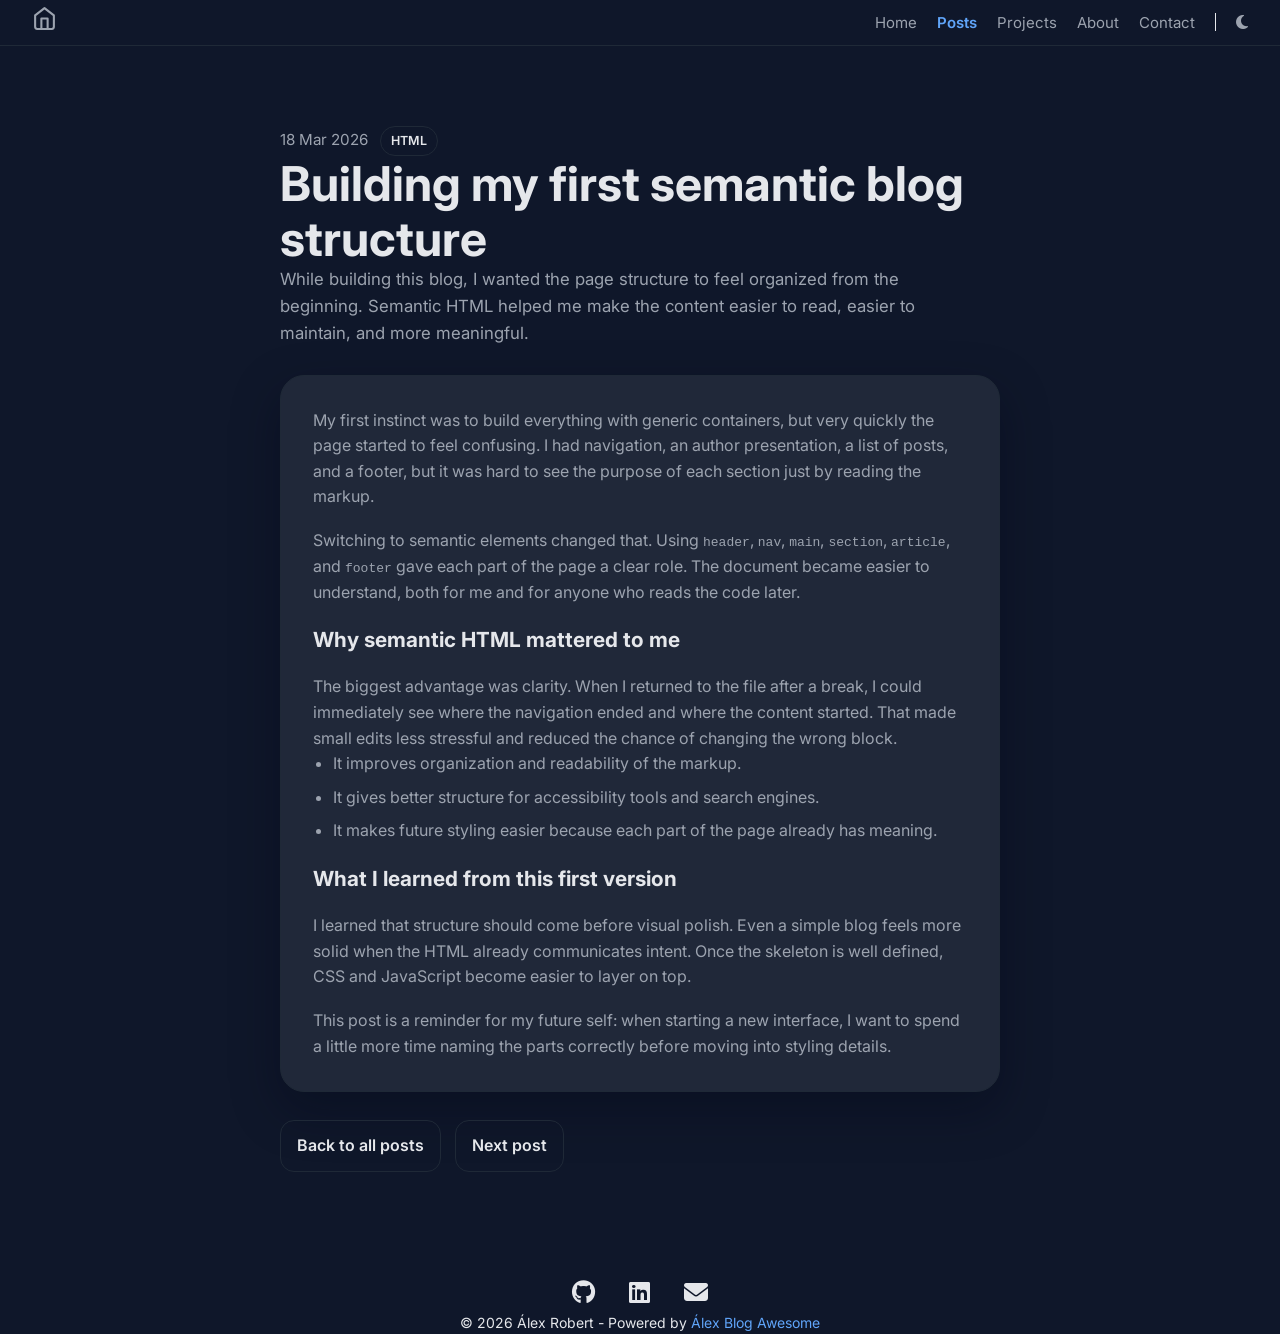
<file: posts/post-semantic-blog-structure.html>
<!DOCTYPE html>
<html lang="en" data-theme="dark">
<head>
    <meta charset="UTF-8">
    <meta name="viewport" content="width=device-width, initial-scale=1.0">
    <title>Building my first semantic blog structure | Awesome Alex blog</title>
    <link rel="stylesheet" href="../css/style.css">
    <link rel="preconnect" href="https://fonts.googleapis.com">
    <link rel="preconnect" href="https://fonts.gstatic.com" crossorigin>
    <link rel="icon" type="image/x-icon" href="../img/icon/favicon.ico">
    <link href="https://fonts.googleapis.com/css2?family=Inter:wght@400;600;700&display=swap" rel="stylesheet">
    <link rel="stylesheet" href="https://cdnjs.cloudflare.com/ajax/libs/font-awesome/6.5.1/css/all.min.css">
</head>
<body class="dark">
    <header>
        <nav class="navbar" aria-label="Main navigation">
            <div class="nav-left">
                <a href="../index.html" aria-label="Home Page">
                    <svg xmlns="http://www.w3.org/2000/svg" width="25" height="25" viewBox="0 0 24 24" fill="none" stroke="currentColor" stroke-width="2" stroke-linecap="round" stroke-linejoin="round" class="feather feather-home">
                        <title>Home</title>
                        <path d="M3 9l9-7 9 7v11a2 2 0 0 1-2 2H5a2 2 0 0 1-2-2z"></path>
                        <polyline points="9 22 9 12 15 12 15 22"></polyline>
                    </svg>
                </a>
            </div>

            <ul class="nav-menu" id="nav-menu">
                <li><a href="../index.html">Home</a></li>
                <li><a class="active" href="./">Posts</a></li>
                <li><a href="../projects.html">Projects</a></li>
                <li><a href="../about.html">About</a></li>
                <li><a href="../contact.html">Contact</a></li>
                <li class="divider"></li>
                <li>
                    <button id="theme-toggle" class="theme-btn" aria-label="Toggle theme">
                        <i id="theme-icon" class="fa-solid fa-moon"></i>
                    </button>
                </li>
            </ul>

            <button
                class="menu-toggle"
                aria-controls="nav-menu"
                aria-expanded="false"
                aria-label="Abrir menu">
                ☰
            </button>
        </nav>
    </header>

    <main>
        <div class="container post-page">
            <article class="post-article">
                <header class="author post-article-header">
                    <div class="post-article-meta">
                        <time datetime="2026-03-18">18 Mar 2026</time>
                        <span class="post-tag">HTML</span>
                    </div>
                    <h1 class="post-article-title">Building my first semantic blog structure</h1>
                    <p class="post-article-lead">
                        While building this blog, I wanted the page structure to feel organized from the beginning. Semantic HTML helped me make the content easier to read, easier to maintain, and more meaningful.
                    </p>
                </header>

                <div class="post-content">
                    <p>
                        My first instinct was to build everything with generic containers, but very quickly the page started to feel confusing. I had navigation, an author presentation, a list of posts, and a footer, but it was hard to see the purpose of each section just by reading the markup.
                    </p>
                    <p>
                        Switching to semantic elements changed that. Using <code>header</code>, <code>nav</code>, <code>main</code>, <code>section</code>, <code>article</code>, and <code>footer</code> gave each part of the page a clear role. The document became easier to understand, both for me and for anyone who reads the code later.
                    </p>

                    <h2>Why semantic HTML mattered to me</h2>
                    <p>
                        The biggest advantage was clarity. When I returned to the file after a break, I could immediately see where the navigation ended and where the content started. That made small edits less stressful and reduced the chance of changing the wrong block.
                    </p>
                    <ul>
                        <li>It improves organization and readability of the markup.</li>
                        <li>It gives better structure for accessibility tools and search engines.</li>
                        <li>It makes future styling easier because each part of the page already has meaning.</li>
                    </ul>

                    <h2>What I learned from this first version</h2>
                    <p>
                        I learned that structure should come before visual polish. Even a simple blog feels more solid when the HTML already communicates intent. Once the skeleton is well defined, CSS and JavaScript become easier to layer on top.
                    </p>
                    <p>
                        This post is a reminder for my future self: when starting a new interface, I want to spend a little more time naming the parts correctly before moving into styling details.
                    </p>
                </div>

                <nav class="post-navigation" aria-label="Post navigation">
                    <a href="./">Back to all posts</a>
                    <a href="post-dark-mode-css-variables.html">Next post</a>
                </nav>
            </article>
        </div>
    </main>

    <footer class="footer">
        <nav class="social-icons" aria-label="Social Media">
            <ul class="social-icons-list">
                <li>
                    <a href="https://github.com/robertifpb"
                    target="_blank"
                    rel="noopener noreferrer"
                    aria-label="GitHub from Alex Robert"
                    class="social-icon github">
                        <i class="fa-brands fa-github"></i>
                    </a>
                </li>

                <li>
                    <a href="https://www.linkedin.com/in/arobertdev/"
                    target="_blank"
                    rel="noopener noreferrer"
                    aria-label="Linkedin from Alex Robert"
                    class="social-icon linkedin">
                        <i class="fa-brands fa-linkedin"></i>
                    </a>
                </li>

                <li>
                    <a href="mailto:alexrobert.dev@hotmail.com"
                    aria-label="Email from Alex Robert"
                    class="social-icon email">
                        <i class="fa-solid fa-envelope"></i>
                    </a>
                </li>
            </ul>
        </nav>

        <div class="footer-copyright">
            <p>© <span class="footer-year"></span>
                Álex Robert - Powered by <a href="#">Álex Blog Awesome</a>
            </p>
        </div>
    </footer>

    <script src="../js/script.js"></script>
</body>
</html>
</file>
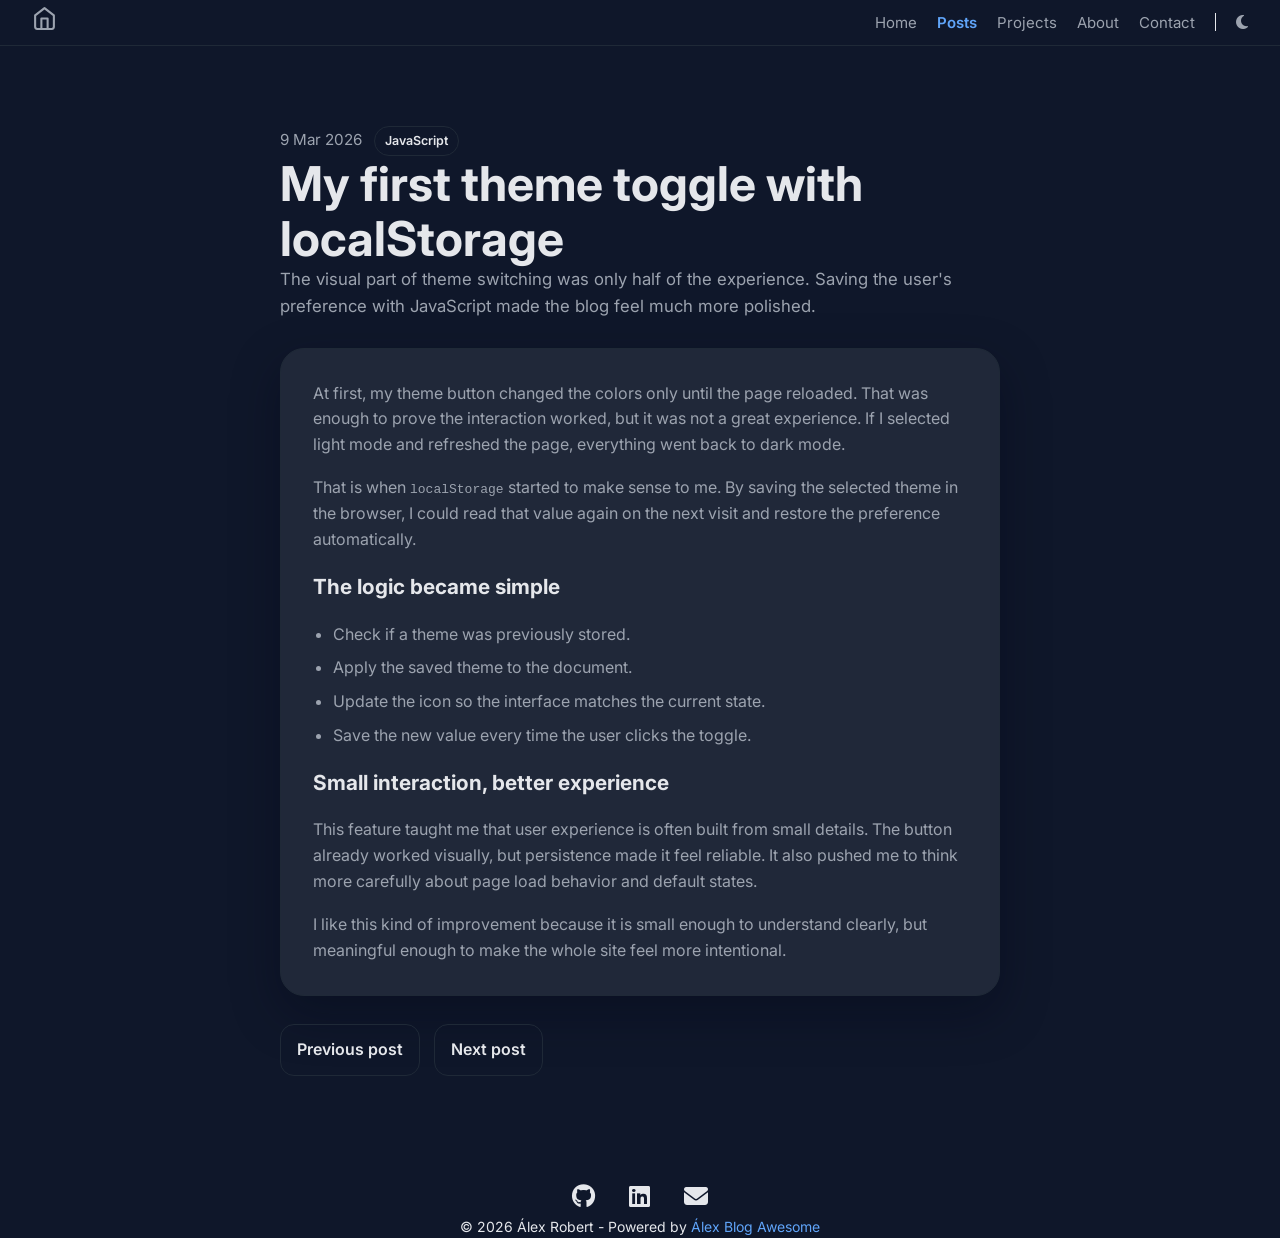
<file: posts/post-theme-toggle-localstorage.html>
<!DOCTYPE html>
<html lang="en" data-theme="dark">
<head>
    <meta charset="UTF-8">
    <meta name="viewport" content="width=device-width, initial-scale=1.0">
    <title>My first theme toggle with localStorage | Awesome Alex blog</title>
    <link rel="stylesheet" href="../css/style.css">
    <link rel="preconnect" href="https://fonts.googleapis.com">
    <link rel="preconnect" href="https://fonts.gstatic.com" crossorigin>
    <link rel="icon" type="image/x-icon" href="../img/icon/favicon.ico">
    <link href="https://fonts.googleapis.com/css2?family=Inter:wght@400;600;700&display=swap" rel="stylesheet">
    <link rel="stylesheet" href="https://cdnjs.cloudflare.com/ajax/libs/font-awesome/6.5.1/css/all.min.css">
</head>
<body class="dark">
    <header>
        <nav class="navbar" aria-label="Main navigation">
            <div class="nav-left">
                <a href="../index.html" aria-label="Home Page">
                    <svg xmlns="http://www.w3.org/2000/svg" width="25" height="25" viewBox="0 0 24 24" fill="none" stroke="currentColor" stroke-width="2" stroke-linecap="round" stroke-linejoin="round" class="feather feather-home">
                        <title>Home</title>
                        <path d="M3 9l9-7 9 7v11a2 2 0 0 1-2 2H5a2 2 0 0 1-2-2z"></path>
                        <polyline points="9 22 9 12 15 12 15 22"></polyline>
                    </svg>
                </a>
            </div>

            <ul class="nav-menu" id="nav-menu">
                <li><a href="../index.html">Home</a></li>
                <li><a class="active" href="./">Posts</a></li>
                <li><a href="../projects.html">Projects</a></li>
                <li><a href="../about.html">About</a></li>
                <li><a href="../contact.html">Contact</a></li>
                <li class="divider"></li>
                <li>
                    <button id="theme-toggle" class="theme-btn" aria-label="Toggle theme">
                        <i id="theme-icon" class="fa-solid fa-moon"></i>
                    </button>
                </li>
            </ul>

            <button
                class="menu-toggle"
                aria-controls="nav-menu"
                aria-expanded="false"
                aria-label="Abrir menu">
                ☰
            </button>
        </nav>
    </header>

    <main>
        <div class="container post-page">
            <article class="post-article">
                <header class="author post-article-header">
                    <div class="post-article-meta">
                        <time datetime="2026-03-09">9 Mar 2026</time>
                        <span class="post-tag">JavaScript</span>
                    </div>
                    <h1 class="post-article-title">My first theme toggle with localStorage</h1>
                    <p class="post-article-lead">
                        The visual part of theme switching was only half of the experience. Saving the user's preference with JavaScript made the blog feel much more polished.
                    </p>
                </header>

                <div class="post-content">
                    <p>
                        At first, my theme button changed the colors only until the page reloaded. That was enough to prove the interaction worked, but it was not a great experience. If I selected light mode and refreshed the page, everything went back to dark mode.
                    </p>
                    <p>
                        That is when <code>localStorage</code> started to make sense to me. By saving the selected theme in the browser, I could read that value again on the next visit and restore the preference automatically.
                    </p>

                    <h2>The logic became simple</h2>
                    <ul>
                        <li>Check if a theme was previously stored.</li>
                        <li>Apply the saved theme to the document.</li>
                        <li>Update the icon so the interface matches the current state.</li>
                        <li>Save the new value every time the user clicks the toggle.</li>
                    </ul>

                    <h2>Small interaction, better experience</h2>
                    <p>
                        This feature taught me that user experience is often built from small details. The button already worked visually, but persistence made it feel reliable. It also pushed me to think more carefully about page load behavior and default states.
                    </p>
                    <p>
                        I like this kind of improvement because it is small enough to understand clearly, but meaningful enough to make the whole site feel more intentional.
                    </p>
                </div>

                <nav class="post-navigation" aria-label="Post navigation">
                    <a href="post-dark-mode-css-variables.html">Previous post</a>
                    <a href="post-why-i-started-this-blog.html">Next post</a>
                </nav>
            </article>
        </div>
    </main>

    <footer class="footer">
        <nav class="social-icons" aria-label="Social Media">
            <ul class="social-icons-list">
                <li>
                    <a href="https://github.com/robertifpb"
                    target="_blank"
                    rel="noopener noreferrer"
                    aria-label="GitHub from Alex Robert"
                    class="social-icon github">
                        <i class="fa-brands fa-github"></i>
                    </a>
                </li>

                <li>
                    <a href="https://www.linkedin.com/in/arobertdev/"
                    target="_blank"
                    rel="noopener noreferrer"
                    aria-label="Linkedin from Alex Robert"
                    class="social-icon linkedin">
                        <i class="fa-brands fa-linkedin"></i>
                    </a>
                </li>

                <li>
                    <a href="mailto:alexrobert.dev@hotmail.com"
                    aria-label="Email from Alex Robert"
                    class="social-icon email">
                        <i class="fa-solid fa-envelope"></i>
                    </a>
                </li>
            </ul>
        </nav>

        <div class="footer-copyright">
            <p>© <span class="footer-year"></span>
                Álex Robert - Powered by <a href="#">Álex Blog Awesome</a>
            </p>
        </div>
    </footer>

    <script src="../js/script.js"></script>
</body>
</html>
</file>
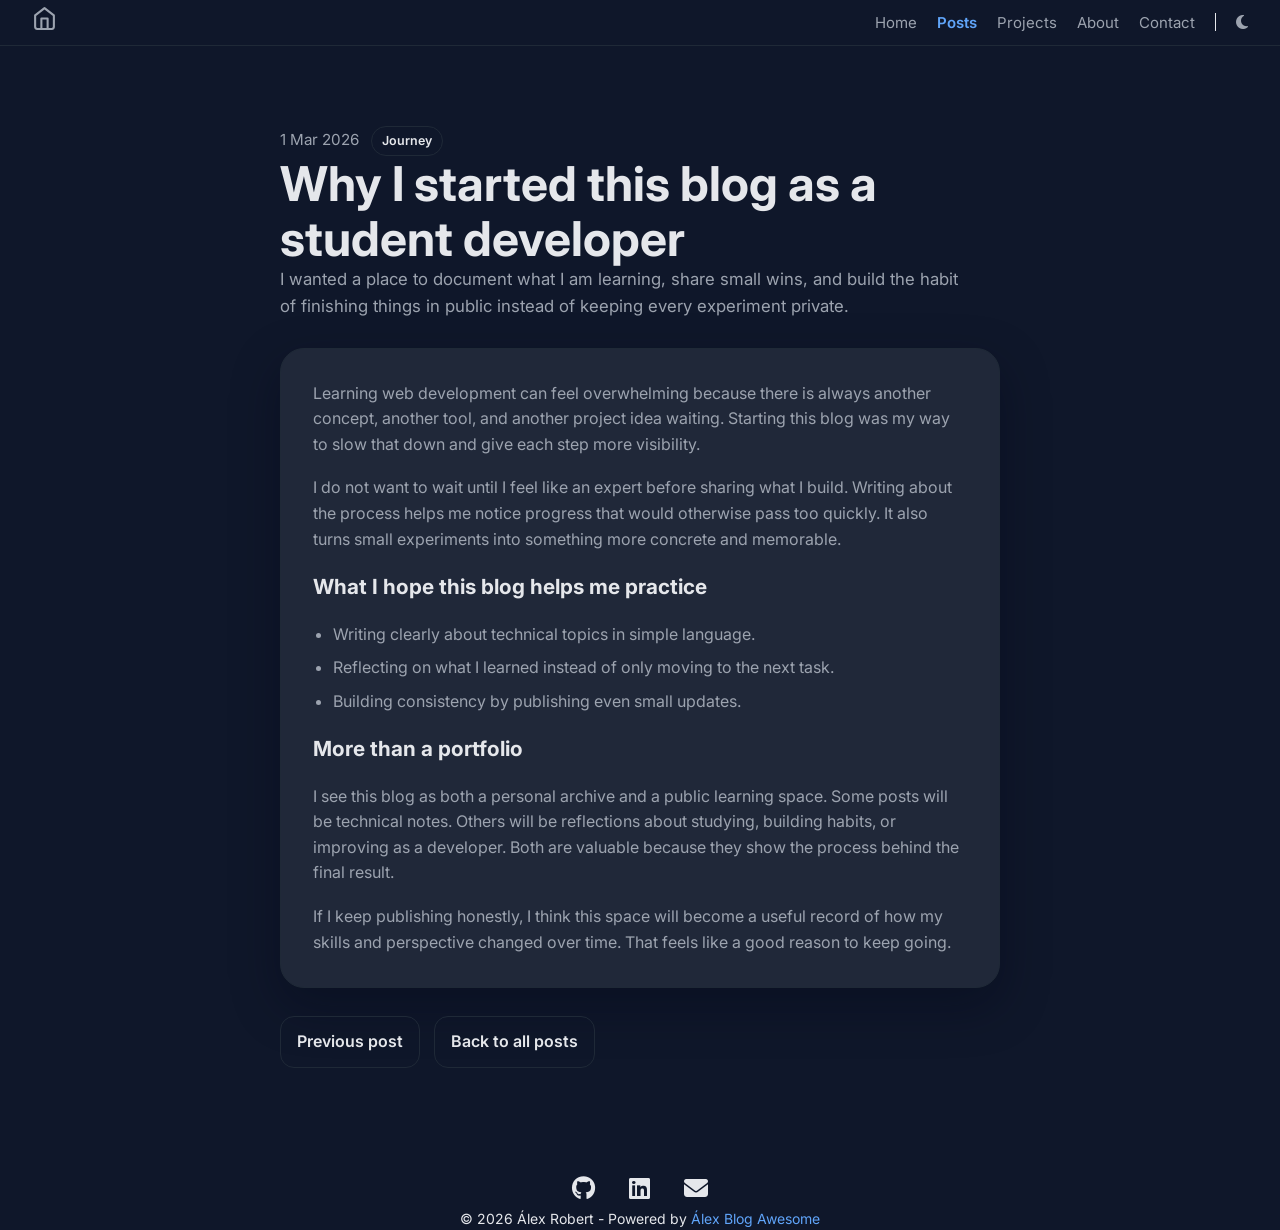
<file: posts/post-why-i-started-this-blog.html>
<!DOCTYPE html>
<html lang="en" data-theme="dark">
<head>
    <meta charset="UTF-8">
    <meta name="viewport" content="width=device-width, initial-scale=1.0">
    <title>Why I started this blog as a student developer | Awesome Alex blog</title>
    <link rel="stylesheet" href="../css/style.css">
    <link rel="preconnect" href="https://fonts.googleapis.com">
    <link rel="preconnect" href="https://fonts.gstatic.com" crossorigin>
    <link rel="icon" type="image/x-icon" href="../img/icon/favicon.ico">
    <link href="https://fonts.googleapis.com/css2?family=Inter:wght@400;600;700&display=swap" rel="stylesheet">
    <link rel="stylesheet" href="https://cdnjs.cloudflare.com/ajax/libs/font-awesome/6.5.1/css/all.min.css">
</head>
<body class="dark">
    <header>
        <nav class="navbar" aria-label="Main navigation">
            <div class="nav-left">
                <a href="../index.html" aria-label="Home Page">
                    <svg xmlns="http://www.w3.org/2000/svg" width="25" height="25" viewBox="0 0 24 24" fill="none" stroke="currentColor" stroke-width="2" stroke-linecap="round" stroke-linejoin="round" class="feather feather-home">
                        <title>Home</title>
                        <path d="M3 9l9-7 9 7v11a2 2 0 0 1-2 2H5a2 2 0 0 1-2-2z"></path>
                        <polyline points="9 22 9 12 15 12 15 22"></polyline>
                    </svg>
                </a>
            </div>

            <ul class="nav-menu" id="nav-menu">
                <li><a href="../index.html">Home</a></li>
                <li><a class="active" href="./">Posts</a></li>
                <li><a href="../projects.html">Projects</a></li>
                <li><a href="../about.html">About</a></li>
                <li><a href="../contact.html">Contact</a></li>
                <li class="divider"></li>
                <li>
                    <button id="theme-toggle" class="theme-btn" aria-label="Toggle theme">
                        <i id="theme-icon" class="fa-solid fa-moon"></i>
                    </button>
                </li>
            </ul>

            <button
                class="menu-toggle"
                aria-controls="nav-menu"
                aria-expanded="false"
                aria-label="Abrir menu">
                ☰
            </button>
        </nav>
    </header>

    <main>
        <div class="container post-page">
            <article class="post-article">
                <header class="author post-article-header">
                    <div class="post-article-meta">
                        <time datetime="2026-03-01">1 Mar 2026</time>
                        <span class="post-tag">Journey</span>
                    </div>
                    <h1 class="post-article-title">Why I started this blog as a student developer</h1>
                    <p class="post-article-lead">
                        I wanted a place to document what I am learning, share small wins, and build the habit of finishing things in public instead of keeping every experiment private.
                    </p>
                </header>

                <div class="post-content">
                    <p>
                        Learning web development can feel overwhelming because there is always another concept, another tool, and another project idea waiting. Starting this blog was my way to slow that down and give each step more visibility.
                    </p>
                    <p>
                        I do not want to wait until I feel like an expert before sharing what I build. Writing about the process helps me notice progress that would otherwise pass too quickly. It also turns small experiments into something more concrete and memorable.
                    </p>

                    <h2>What I hope this blog helps me practice</h2>
                    <ul>
                        <li>Writing clearly about technical topics in simple language.</li>
                        <li>Reflecting on what I learned instead of only moving to the next task.</li>
                        <li>Building consistency by publishing even small updates.</li>
                    </ul>

                    <h2>More than a portfolio</h2>
                    <p>
                        I see this blog as both a personal archive and a public learning space. Some posts will be technical notes. Others will be reflections about studying, building habits, or improving as a developer. Both are valuable because they show the process behind the final result.
                    </p>
                    <p>
                        If I keep publishing honestly, I think this space will become a useful record of how my skills and perspective changed over time. That feels like a good reason to keep going.
                    </p>
                </div>

                <nav class="post-navigation" aria-label="Post navigation">
                    <a href="post-theme-toggle-localstorage.html">Previous post</a>
                    <a href="./">Back to all posts</a>
                </nav>
            </article>
        </div>
    </main>

    <footer class="footer">
        <nav class="social-icons" aria-label="Social Media">
            <ul class="social-icons-list">
                <li>
                    <a href="https://github.com/robertifpb"
                    target="_blank"
                    rel="noopener noreferrer"
                    aria-label="GitHub from Alex Robert"
                    class="social-icon github">
                        <i class="fa-brands fa-github"></i>
                    </a>
                </li>

                <li>
                    <a href="https://www.linkedin.com/in/arobertdev/"
                    target="_blank"
                    rel="noopener noreferrer"
                    aria-label="Linkedin from Alex Robert"
                    class="social-icon linkedin">
                        <i class="fa-brands fa-linkedin"></i>
                    </a>
                </li>

                <li>
                    <a href="mailto:alexrobert.dev@hotmail.com"
                    aria-label="Email from Alex Robert"
                    class="social-icon email">
                        <i class="fa-solid fa-envelope"></i>
                    </a>
                </li>
            </ul>
        </nav>

        <div class="footer-copyright">
            <p>© <span class="footer-year"></span>
                Álex Robert - Powered by <a href="#">Álex Blog Awesome</a>
            </p>
        </div>
    </footer>

    <script src="../js/script.js"></script>
</body>
</html>
</file>
<file: css/style.css>
/* Estilo para o Dark Mode */
:root {
    --bg-color: #ffffff;
    --text-color: #0f172a;
    --text-secondary: #6b7280;
    --card-hover-bg: #e2e8f0;
    --divider-color: #e5e7eb;
    --nav-active: #2563eb;
    --icon-hover: #f3f4f6;
    --border-color: #e5e7eb;
    --link-color: #2563eb;
    --github-hover: rgba(24,23,23,0.1);
    --footer-link: #2563eb;
    --card-surface: color-mix(in srgb, var(--bg-color) 92%, var(--text-color) 8%);
    --shadow-color: rgba(15, 23, 42, 0.08);
    --project-glow: rgba(37, 99, 235, 0.18);
}

[data-theme="dark"] {

    --bg-color: #0f172a;
    --text-color: #e5e7eb;
    --text-secondary: #9ca3af;
    --card-hover-bg: #334155;
    --border-color: #1f2937;
    --nav-active: #60a5fa;
    --icon-hover: #1f2937;
    --link-color: #60a5fa;
    --footer-link: #60a5fa;
    --shadow-color: rgba(2, 6, 23, 0.35);
    --project-glow: rgba(96, 165, 250, 0.18);
}

/* RESET */

*, *::before, *::after {
    box-sizing: border-box;
    margin: 0;
    padding: 0;
}

/* BASE */

html {
    scroll-behavior: smooth;
}

body {
    line-height: 1.6;
    font-family: "Inter", "Segoe UI", Helvetica, Arial, sans-serif;
    background: var(--bg-color);
    color: var(--text-color);
    transition: background 0.3s, color 0.3s;
}

main {
    padding-top: 80px;
}

a {
    color: var(--link-color);
}

img {
    max-width: 100%;
    height: auto;
}

section {
    margin-bottom: 80px;
}

footer {
    margin-top: 100px;
}

/* LAYOUT */

.container {
    max-width: 900px;
    margin: 0 auto;
    padding: 0 20px;
    width: 100%;
}

.navbar {
    display: flex;
    align-items: center;
    justify-content: space-between;
    padding: 6px 32px;
    border-bottom: 1px solid var(--border-color);
}

/* COMPONENTS */

.nav-left svg {
    color: var(--text-secondary);
    font-size: 18px;
    cursor: pointer;
    transition: 0.3s ease;
}

.nav-left svg:hover {
    color: var(--link-color);
}

.nav-menu {
    display: flex;
    align-items: center;
    padding: 0;
    margin: 0;
    gap: 20px;
    list-style: none;
}

.nav-menu a {
    text-decoration: none;
    color: var(--text-secondary);
    font-size: 15px;
    transition: 0.3s ease;
}

.nav-menu a:hover {
    color: var(--link-color);
}

.nav-menu a.active {
    color: var(--nav-active);
    font-weight: 600;
}

.divider {
    width: 1px;
    height: 18px;
    background: var(--divider-color);
}

.theme-btn {
    background: none;
    border: none;
    color: var(--text-secondary);
    cursor: pointer;
    font-size: 16px;
}

.menu-toggle {
    display: none;
    font-size: 20px;
    background: none;
    border: none;
    cursor: pointer;
    color: var(--text-color);
}

/* Opacidade no menu mobile */
.mobile-toggle:active {
    opacity: 0.7;
}

.section-title {
    margin-bottom: 20px;
}

.author {
    display: flex;
    flex-direction: column;
    align-items: center;
    text-align: center;
    margin-bottom: 80px;
    color: var(--text-secondary);
}

.author-avatar {
    width: 90px;
    height: 90px;
    border-radius: 50%;
    object-fit: cover;
    transition: 0.3s;
}

.author-avatar:hover {
    transform: scale(1.1);
    text-decoration: underline;
}

.author-name {
    margin-top: 12px;
    color: var(--text-color);
}

.author-bio {
    max-width: 720px;
    margin: 0 auto;
    line-height: 1.6;
    opacity: 0.8;
    color: var(--text-color);
}

.about-hero {
    gap: 6px;
}

.about-eyebrow {
    font-size: 0.9rem;
    letter-spacing: 0.12em;
    text-transform: uppercase;
    color: var(--text-secondary);
}

.about-content {
    width: 100%;
    max-width: 720px;
    margin: 0 auto;
    display: grid;
    gap: 24px;
}

.about-card {
    padding: 28px;
    border: 1px solid var(--border-color);
    border-radius: 18px;
    background: var(--card-surface);
    transition: background 0.3s ease, transform 0.3s ease, border-color 0.3s ease;
}

.about-card:hover {
    background: var(--card-hover-bg);
    transform: translateY(-4px);
    border-color: var(--card-hover-bg);
}

.about-card p {
    margin-top: 12px;
}

.posts-hero {
    gap: 6px;
}

.posts-overview {
    width: 100%;
    max-width: 720px;
    margin: 0 auto 32px;
    display: grid;
    grid-template-columns: repeat(2, minmax(0, 1fr));
    gap: 20px;
}

.overview-card {
    min-height: 100%;
}

.overview-label {
    display: inline-block;
    font-size: 0.82rem;
    text-transform: uppercase;
    letter-spacing: 0.08em;
    color: var(--text-secondary);
}

.overview-value {
    display: block;
    margin-top: 8px;
    font-size: 1.5rem;
    color: var(--text-color);
}

.timeline-section {
    width: 100%;
    max-width: 760px;
    margin: 0 auto 56px;
}

.timeline {
    position: relative;
    display: grid;
    gap: 24px;
    padding-left: 28px;
}

.timeline::before {
    content: "";
    position: absolute;
    top: 8px;
    bottom: 8px;
    left: 8px;
    width: 2px;
    background: linear-gradient(180deg, var(--link-color), color-mix(in srgb, var(--link-color) 10%, var(--border-color) 90%));
}

.timeline-item {
    position: relative;
    display: grid;
    grid-template-columns: 16px minmax(0, 1fr);
    gap: 20px;
    align-items: start;
}

.timeline-marker {
    width: 16px;
    height: 16px;
    margin-top: 12px;
    border-radius: 50%;
    background: var(--bg-color);
    border: 4px solid var(--link-color);
    box-shadow: 0 0 0 6px color-mix(in srgb, var(--link-color) 14%, transparent);
}

.timeline-card {
    padding: 24px 26px;
    border: 1px solid var(--border-color);
    border-radius: 20px;
    background: var(--card-surface);
    box-shadow: 0 16px 40px var(--shadow-color);
    transition: transform 0.3s ease, border-color 0.3s ease, box-shadow 0.3s ease;
}

.timeline-card:hover {
    transform: translateY(-4px);
    border-color: color-mix(in srgb, var(--link-color) 45%, var(--border-color) 55%);
    box-shadow: 0 20px 44px var(--shadow-color);
}

.timeline-period {
    display: inline-block;
    margin-bottom: 8px;
    font-size: 0.8rem;
    font-weight: 700;
    letter-spacing: 0.08em;
    text-transform: uppercase;
    color: var(--link-color);
}

.timeline-card h3 {
    font-size: 1.12rem;
    color: var(--text-color);
}

.timeline-card p {
    margin-top: 10px;
    color: var(--text-secondary);
}

.skills-section {
    width: 100%;
    max-width: 720px;
    margin: 0 auto 48px;
}

.skills-grid {
    display: grid;
    grid-template-columns: repeat(2, minmax(0, 1fr));
    gap: 20px;
}

.skill-card {
    padding: 24px;
    border: 1px solid var(--border-color);
    border-radius: 20px;
    background: var(--card-surface);
    box-shadow: 0 14px 36px var(--shadow-color);
    transition: transform 0.3s ease, border-color 0.3s ease, box-shadow 0.3s ease;
}

.skill-card:hover {
    transform: translateY(-6px);
    border-color: color-mix(in srgb, var(--link-color) 45%, var(--border-color) 55%);
    box-shadow: 0 20px 44px var(--shadow-color);
}

.skill-header {
    display: flex;
    align-items: center;
    justify-content: space-between;
    gap: 12px;
    margin-bottom: 14px;
}

.skill-header h4 {
    display: flex;
    align-items: center;
    gap: 10px;
    font-size: 1rem;
    color: var(--text-color);
}

.skill-header span {
    font-size: 0.92rem;
    font-weight: 700;
    color: var(--link-color);
}

.skill-icon {
    font-size: 1.2rem;
}

.html-icon {
    color: #e34f26;
}

.css-icon {
    color: #1572b6;
}

.js-icon {
    color: #f7df1e;
}

.git-icon {
    color: #f05032;
}

.python-icon {
    color: #3776ab;
}

.progress-track {
    width: 100%;
    height: 12px;
    margin-bottom: 14px;
    border-radius: 999px;
    overflow: hidden;
    background: color-mix(in srgb, var(--text-secondary) 20%, var(--bg-color) 80%);
}

.progress-fill {
    display: block;
    height: 100%;
    border-radius: inherit;
    background: linear-gradient(90deg, var(--link-color), color-mix(in srgb, var(--link-color) 40%, #ffffff 60%));
}

.progress-html {
    width: 85%;
}

.progress-css {
    width: 80%;
}

.progress-js {
    width: 65%;
}

.progress-git {
    width: 70%;
}

.progress-python {
    width: 60%;
}

.skill-card p {
    color: var(--text-secondary);
}

.projects-hero {
    gap: 8px;
}

.projects-overview {
    width: 100%;
    max-width: 720px;
    margin: 0 auto 32px;
    display: grid;
    grid-template-columns: repeat(2, minmax(0, 1fr));
    gap: 20px;
}

.contact-hero {
    gap: 8px;
}

.contact-overview {
    width: 100%;
    max-width: 720px;
    margin: 0 auto 32px;
    display: grid;
    grid-template-columns: repeat(2, minmax(0, 1fr));
    gap: 20px;
}

.contact-grid {
    width: 100%;
    max-width: 960px;
    margin: 0 auto 48px;
}

.contact-cards {
    display: grid;
    grid-template-columns: repeat(3, minmax(0, 1fr));
    gap: 20px;
}

.contact-card {
    padding: 26px;
    border: 1px solid var(--border-color);
    border-radius: 22px;
    background: var(--card-surface);
    box-shadow: 0 16px 40px var(--shadow-color);
    transition: transform 0.3s ease, border-color 0.3s ease, box-shadow 0.3s ease;
}

.contact-card:hover {
    transform: translateY(-6px);
    border-color: color-mix(in srgb, var(--link-color) 45%, var(--border-color) 55%);
    box-shadow: 0 20px 44px var(--shadow-color);
}

.contact-card-icon {
    width: 52px;
    height: 52px;
    margin-bottom: 18px;
    display: inline-flex;
    align-items: center;
    justify-content: center;
    border-radius: 16px;
    background: color-mix(in srgb, var(--link-color) 14%, var(--bg-color) 86%);
    color: var(--link-color);
    font-size: 1.3rem;
}

.contact-label {
    display: inline-block;
    margin-bottom: 10px;
    font-size: 0.78rem;
    font-weight: 700;
    letter-spacing: 0.08em;
    text-transform: uppercase;
    color: var(--text-secondary);
}

.contact-card h3 {
    color: var(--text-color);
}

.contact-card p {
    margin: 12px 0 18px;
    color: var(--text-secondary);
}

.resume-section {
    width: 100%;
    max-width: 720px;
    margin: 0 auto;
}

.resume-card {
    padding: 30px;
    border: 1px solid var(--border-color);
    border-radius: 24px;
    background: linear-gradient(145deg, var(--card-surface) 0%, color-mix(in srgb, var(--card-surface) 78%, var(--link-color) 22%) 100%);
    box-shadow: 0 20px 48px var(--shadow-color);
    display: grid;
    grid-template-columns: minmax(0, 1.4fr) minmax(220px, 1fr);
    gap: 24px;
    align-items: center;
}

.resume-copy h3 {
    margin-top: 10px;
    font-size: 1.4rem;
    color: var(--text-color);
}

.resume-copy p {
    margin-top: 12px;
    color: var(--text-secondary);
}

.resume-actions {
    display: grid;
    gap: 14px;
    justify-items: start;
}

.resume-download-btn {
    display: inline-flex;
    align-items: center;
    gap: 10px;
    padding: 14px 18px;
    border-radius: 14px;
    background: var(--link-color);
    color: #f8fafc;
    text-decoration: none;
    font-weight: 700;
    transition: transform 0.3s ease, box-shadow 0.3s ease, filter 0.3s ease;
}

.resume-download-btn:hover {
    transform: translateY(-2px);
    filter: brightness(1.05);
    box-shadow: 0 14px 28px color-mix(in srgb, var(--link-color) 28%, transparent);
}

.resume-hint {
    color: var(--text-secondary);
    font-size: 0.92rem;
}

.about-actions {
    margin-top: 18px;
}

.projects-grid {
    width: 100%;
    max-width: 960px;
    margin: 0 auto;
    display: grid;
    gap: 24px;
}

.project-card {
    display: grid;
    grid-template-columns: minmax(220px, 280px) minmax(0, 1fr);
    gap: 0;
    border: 1px solid var(--border-color);
    border-radius: 24px;
    overflow: hidden;
    background: var(--card-surface);
    box-shadow: 0 18px 48px var(--shadow-color);
    transition: transform 0.35s ease, border-color 0.35s ease, box-shadow 0.35s ease;
}

.project-card:hover {
    transform: translateY(-8px);
    border-color: var(--link-color);
    box-shadow: 0 24px 60px var(--shadow-color);
}

.featured-project {
    position: relative;
}

.featured-project::after {
    content: "";
    position: absolute;
    inset: auto 24px -18px 24px;
    height: 36px;
    background: var(--project-glow);
    filter: blur(24px);
    z-index: -1;
}

.project-visual {
    position: relative;
    min-height: 100%;
    padding: 28px;
    display: flex;
    flex-direction: column;
    justify-content: flex-end;
    gap: 14px;
    color: #f8fafc;
    background: linear-gradient(160deg, #1d4ed8 0%, #0f172a 100%);
    overflow: hidden;
}

.project-visual::before,
.project-visual::after {
    content: "";
    position: absolute;
    border-radius: 999px;
    opacity: 0.35;
}

.project-visual::before {
    width: 180px;
    height: 180px;
    top: -52px;
    right: -44px;
    background: rgba(255, 255, 255, 0.18);
}

.project-visual::after {
    width: 140px;
    height: 140px;
    bottom: -46px;
    left: -30px;
    background: rgba(148, 163, 184, 0.22);
}

.project-visual strong,
.project-visual p,
.project-badge,
.project-window {
    position: relative;
    z-index: 1;
}

.project-visual-blog {
    background: linear-gradient(160deg, #1d4ed8 0%, #0f172a 100%);
}

.project-visual-dashboard {
    background: linear-gradient(160deg, #0f766e 0%, #0f172a 100%);
}

.project-visual-landing {
    background: linear-gradient(160deg, #b45309 0%, #7c2d12 100%);
}

.project-badge {
    align-self: flex-start;
    padding: 6px 12px;
    border-radius: 999px;
    background: rgba(255, 255, 255, 0.14);
    border: 1px solid rgba(255, 255, 255, 0.2);
    font-size: 0.78rem;
    font-weight: 700;
    letter-spacing: 0.04em;
    text-transform: uppercase;
}

.project-window {
    display: flex;
    gap: 8px;
    margin-top: auto;
}

.project-window span {
    width: 11px;
    height: 11px;
    border-radius: 50%;
    background: rgba(255, 255, 255, 0.9);
}

.project-visual p {
    max-width: 24ch;
    color: rgba(248, 250, 252, 0.85);
}

.project-content {
    padding: 28px;
    display: grid;
    gap: 18px;
}

.project-meta {
    display: flex;
    align-items: center;
    justify-content: space-between;
    gap: 12px;
    flex-wrap: wrap;
}

.project-status {
    color: var(--text-secondary);
    font-size: 0.92rem;
}

.project-title {
    font-size: 1.35rem;
    line-height: 1.3;
}

.project-description {
    color: var(--text-secondary);
}

.project-highlights {
    padding-left: 20px;
    color: var(--text-color);
}

.project-highlights li + li {
    margin-top: 8px;
}

.project-tech {
    display: flex;
    flex-wrap: wrap;
    gap: 10px;
}

.project-tech span {
    display: inline-flex;
    align-items: center;
    gap: 8px;
    padding: 7px 12px;
    border-radius: 999px;
    background: color-mix(in srgb, var(--link-color) 12%, var(--bg-color) 88%);
    color: var(--text-color);
    font-size: 0.86rem;
    font-weight: 600;
}

.project-tech i {
    font-size: 0.95rem;
}

.project-links {
    display: flex;
    flex-wrap: wrap;
    gap: 12px;
}

.project-links a {
    text-decoration: none;
    padding: 11px 16px;
    border-radius: 12px;
    border: 1px solid var(--border-color);
    color: var(--text-color);
    font-weight: 600;
    transition: transform 0.3s ease, border-color 0.3s ease, color 0.3s ease, background 0.3s ease;
}

.project-links a:hover {
    transform: translateY(-2px);
    color: var(--link-color);
    border-color: var(--link-color);
    background: color-mix(in srgb, var(--link-color) 10%, var(--bg-color) 90%);
}

.posts-archive {
    width: 100%;
    max-width: 720px;
    margin: 0 auto;
    display: grid;
    gap: 18px;
}

.archive-header p {
    margin-top: -8px;
    margin-bottom: 8px;
    color: var(--text-secondary);
}

.post-card {
    padding: 24px 28px;
    border: 1px solid var(--border-color);
    border-radius: 18px;
    background: var(--card-surface);
    transition: background 0.3s ease, transform 0.3s ease, border-color 0.3s ease;
}

.post-card-meta {
    display: flex;
    align-items: center;
    justify-content: space-between;
    gap: 12px;
    margin-bottom: 12px;
    color: var(--text-secondary);
    font-size: 0.9rem;
}

.post-tag {
    padding: 4px 10px;
    border-radius: 999px;
    border: 1px solid var(--border-color);
    color: var(--text-color);
    font-size: 0.78rem;
    font-weight: 600;
}

.post-card:hover {
    background: var(--card-hover-bg);
    transform: translateY(-4px);
    border-color: var(--card-hover-bg);
}

.post-card-title {
    margin-bottom: 10px;
    font-size: 1.2rem;
}

.post-card-title a {
    color: var(--text-color);
    text-decoration: none;
    transition: color 0.3s ease;
}

.post-card-title a:hover {
    color: var(--link-color);
}

.post-card-excerpt {
    color: var(--text-secondary);
}

.post-page {
    width: 100%;
    max-width: 760px;
    margin: 0 auto;
}

.post-article {
    display: grid;
    gap: 28px;
}

.post-article-header {
    text-align: left;
    align-items: flex-start;
    margin-bottom: 0;
}

.post-article-meta {
    display: flex;
    align-items: center;
    gap: 12px;
    flex-wrap: wrap;
    color: var(--text-secondary);
    font-size: 0.95rem;
}

.post-article-title {
    font-size: clamp(2rem, 4vw, 3rem);
    line-height: 1.15;
    color: var(--text-color);
}

.post-article-lead {
    font-size: 1.05rem;
    color: var(--text-secondary);
    max-width: 62ch;
}

.post-content {
    padding: 32px;
    border: 1px solid var(--border-color);
    border-radius: 24px;
    background: var(--card-surface);
    box-shadow: 0 18px 48px var(--shadow-color);
}

.post-content p + p,
.post-content p + h2,
.post-content ul + h2,
.post-content h2 + p,
.post-content h2 + ul,
.post-content ul + p {
    margin-top: 18px;
}

.post-content h2 {
    font-size: 1.3rem;
    color: var(--text-color);
}

.post-content p,
.post-content li {
    color: var(--text-secondary);
}

.post-content ul {
    padding-left: 20px;
}

.post-content li + li {
    margin-top: 8px;
}

.post-navigation {
    display: flex;
    flex-wrap: wrap;
    gap: 14px;
}

.post-navigation a {
    text-decoration: none;
    padding: 12px 16px;
    border-radius: 14px;
    border: 1px solid var(--border-color);
    color: var(--text-color);
    font-weight: 600;
    transition: transform 0.3s ease, border-color 0.3s ease, color 0.3s ease, background 0.3s ease;
}

.post-navigation a:hover {
    transform: translateY(-2px);
    color: var(--link-color);
    border-color: var(--link-color);
    background: color-mix(in srgb, var(--link-color) 10%, var(--bg-color) 90%);
}

.about-list {
    padding-left: 20px;
    color: var(--text-color);
}

.about-list li {
    margin-top: 10px;
}

.posts-section {
    width: 100%;
    max-width: 720px;
    margin:0 auto;
}

.post-item {
    display: flex;
    justify-content: space-between;
    align-items: center;
    padding: 12px 0;
    border-top: 1px solid var(--border-color);
}

.post-item-title a {
    text-decoration: none;
    color: var(--text-color);
    transition: 0.3s ease;
}

.post-item-title a:hover {
    color: var(--link-color);
}

.post-item time {
    opacity: 0.7;
    font-size: 0.9rem;
    color: var(--text-secondary);
}

.social-icons {
    display: flex;
    justify-content: center;
    align-items: center;
    font-size: 1.5rem;
    gap: 0.8rem;
}

.social-icons a {
    display: flex;
    align-items: center;
    justify-content: center;
    padding: 8px;
    border-radius: 6px;
    color: var(--text-color);
    text-decoration: none;
    transition: 0.3s;
}

.social-icons a:hover {
    background: var(--icon-hover);
    transform: scale(1.1);
}

.social-icon.github:hover {
    background: var(--github-hover);
}
.social-icon.linkedin:hover { background: #0A66C2; }
.social-icon.email:hover { background: #ea4335; }

.social-icons-list {
    list-style: none;
    display: flex;
    justify-content: center;
    gap: 18px;
}

/* FOOTER */

.footer-copyright {
    font-size: 14px;
    display: flex;
    flex-direction: row;
    justify-content: center;
    align-items: center;
}

.footer-copyright a {
    text-decoration: none;
    color: var(--footer-link);
    display: inline-block;
    transition: 0.3s;
}

.footer-copyright a:hover {
    transform: scale(1.1);
    text-decoration: underline;
}

/* Foco visível para navegação por teclado */
.nav-menu a:focus,
.theme-btn:focus,
.menu-toggle:focus,
.social-icon:focus,
.post-card-title a:focus,
.project-links a:focus,
.resume-download-btn:focus {
    outline: 2px solid var(--link-color);
    outline-offset: 2px;
}

/* MOBILE FIRST - RESPONSIVIDADE */

@media (max-width: 768px) {

    .navbar {
        padding: 10px 20px;
    }

    .menu-toggle {
        display: block;
    }

    .nav-menu {
        position: absolute;
        top: 60px;
        right: 20px;
        background: var(--bg-color);
        border: 1px solid var(--border-color);
        flex-direction: column;
        padding: 10px 16px;
        gap: 10px;
        display: none;
    }

    .nav-menu.active {
        display: flex;
    }

    .divider {
        display: none;
    }
    
    .author {
        margin-bottom: 50px;
    }

    .author-avatar {
        width: 70px;
        height: 70px;
    }

    .about-card {
        padding: 22px 18px;
    }

    .posts-overview {
        grid-template-columns: 1fr;
    }

    .timeline {
        padding-left: 22px;
    }

    .timeline-item {
        grid-template-columns: 14px minmax(0, 1fr);
        gap: 16px;
    }

    .timeline-marker {
        width: 14px;
        height: 14px;
    }

    .timeline-card {
        padding: 20px 18px;
    }

    .skills-grid {
        grid-template-columns: 1fr;
    }

    .projects-overview {
        grid-template-columns: 1fr;
    }

    .contact-overview {
        grid-template-columns: 1fr;
    }

    .contact-cards {
        grid-template-columns: 1fr;
    }

    .project-card {
        grid-template-columns: 1fr;
    }

    .project-visual {
        min-height: 240px;
    }

    .project-content {
        padding: 22px 18px;
    }

    .resume-card {
        grid-template-columns: 1fr;
        padding: 24px 18px;
    }

    .post-card {
        padding: 20px 18px;
    }

    .post-content {
        padding: 24px 18px;
    }

    .post-card-meta {
        flex-direction: column;
        align-items: flex-start;
    }

    .post-item {
        flex-direction: column;
        align-items: flex-start;
        gap: 4px;
    }

    .footer-copyright {
        flex-direction: column;
        gap: 6px;
        text-align: center;
    }
}
</file>
